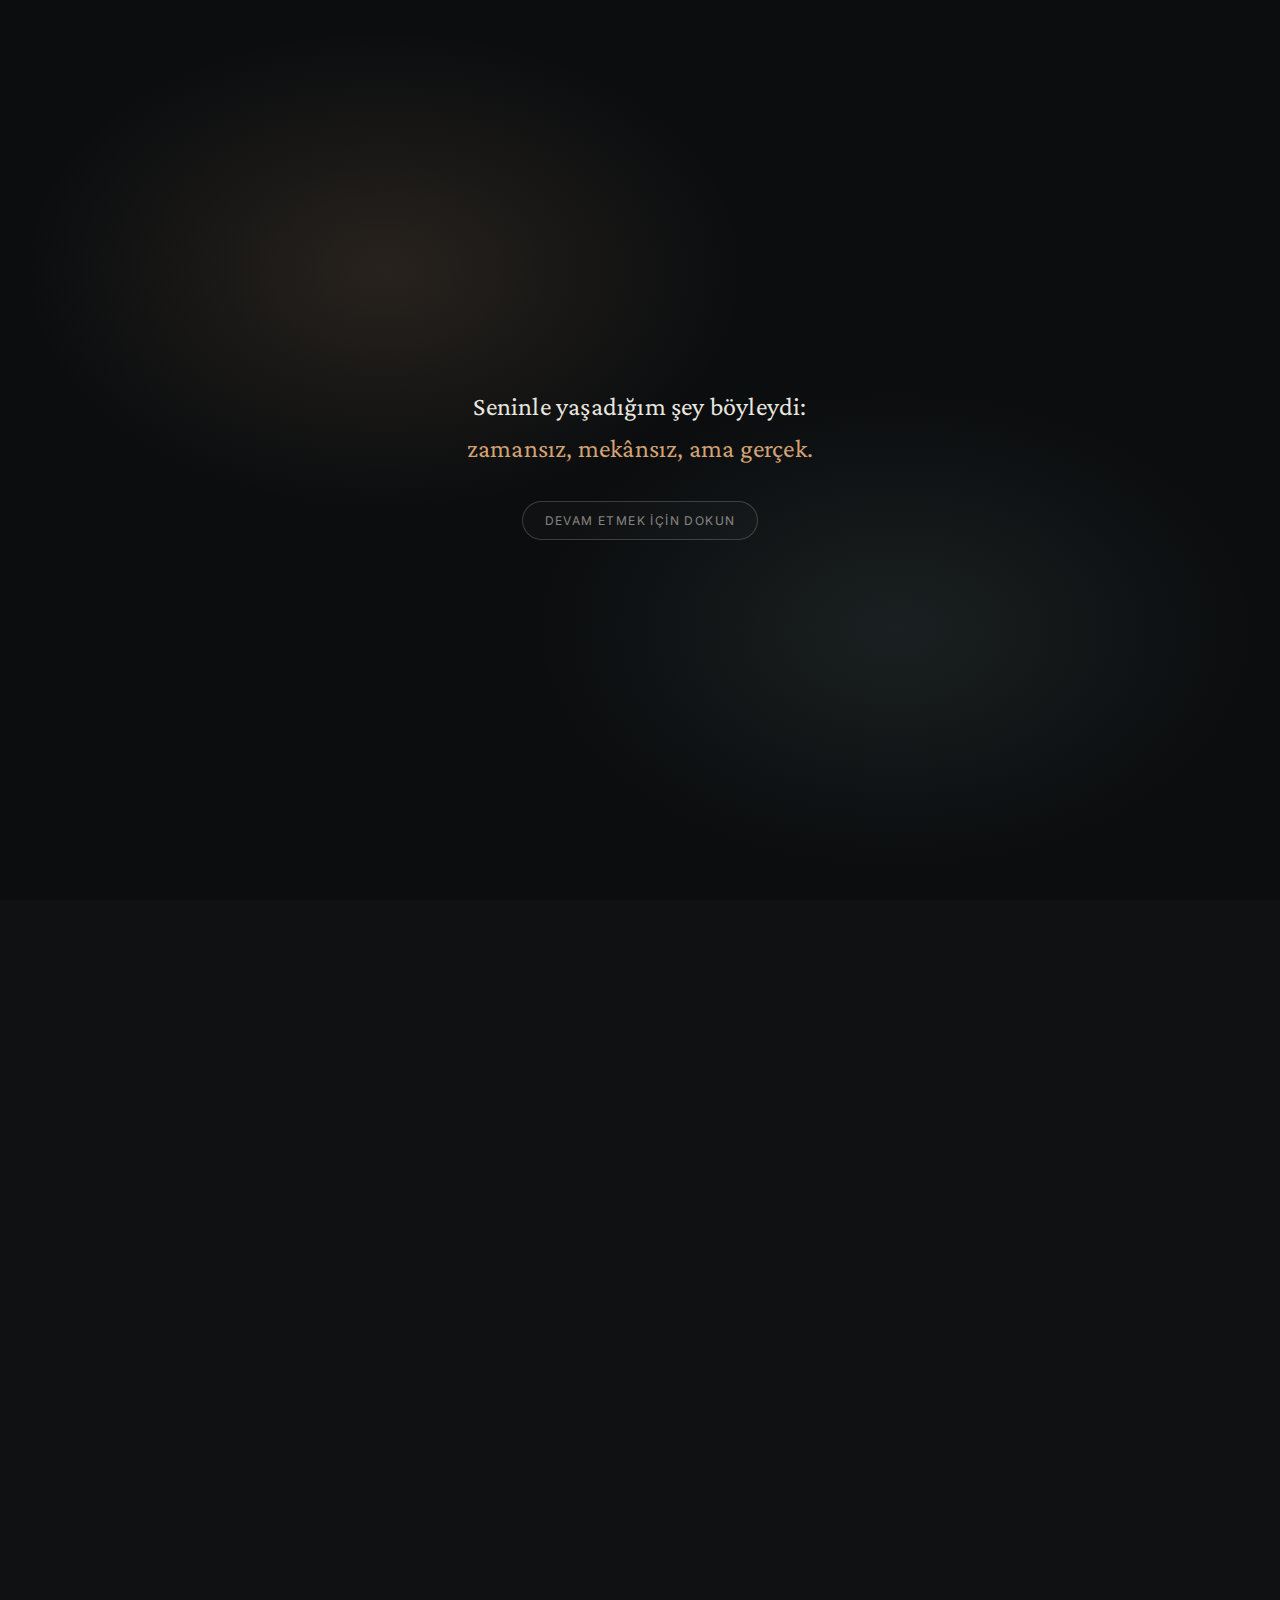
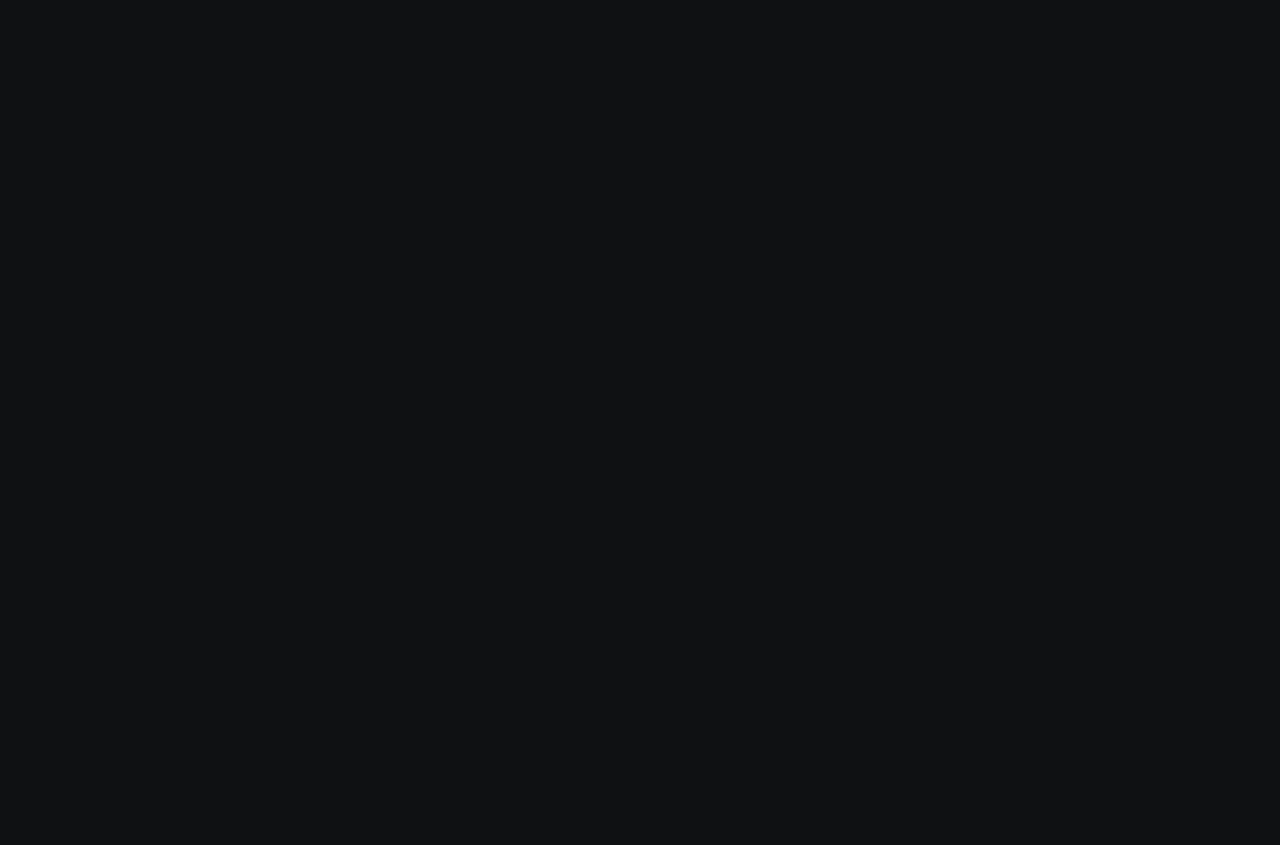
<file: index.html>
<!doctype html>
<html lang="tr">
<head>
  <meta name="theme-color" content="#0f1113">
<meta name="apple-mobile-web-app-status-bar-style" content="black-translucent">

<link rel="preload" href="./style.css" as="style">
<link rel="preload" href="./profile.jpg" as="image">
  <meta charset="utf-8" />
  <meta name="viewport" content="width=device-width,initial-scale=1" />
  <title>Berkay Alay — Yazar</title>
  <meta name="description" content="Berkay Alay. Sessizliğin etrafında yazılmış metinler." />
  <meta name="google-site-verification" content="_fpKI216drtk2Kzfbf6_jRQ_qz5sZr8cDLDdBzQObvE" />
  
  <link href="https://fonts.googleapis.com/css2?family=Mrs+Saint+Delafield&display=swap" rel="stylesheet">
  <link rel="icon" href="./profile.jpg" type="image/jpeg">
  <link rel="apple-touch-icon" href="./profile.jpg">

  <meta property="og:title" content="Berkay Alay — Yazar">
  <meta property="og:description" content="Sessizliğin etrafında yazılmış metinler.">
  <meta property="og:image" content="https://berkayalay53.github.io/profile.jpg">
  <meta property="og:url" content="https://berkayalay53.github.io/">
  <meta property="og:type" content="website">

  <link rel="preconnect" href="https://fonts.googleapis.com">
  <link rel="preconnect" href="https://fonts.gstatic.com" crossorigin>
  <link href="https://fonts.googleapis.com/css2?family=Crimson+Pro:wght@300;400;600&family=Inter:wght@300;400;600&display=swap" rel="stylesheet">
  <link rel="stylesheet" href="./style.css" />

</head>
<link rel="stylesheet" href="./style.css" />

  <style>
    /* GİRİŞTE SCROLL KİLİDİ */
    html, body {
      overflow: hidden;
      height: 100%;
    }
    
    /* Sayfa yüklendiğinde JS ile bu kilit açılacak */
    body.loaded {
      /* Buraya özel bir durum eklemenize gerek yok, 
         aşağıdaki JS kodu zaten overflow'u temizliyor. */
    }
  </style>

</head>
<body>
</head>
<body>

<div class="bg-silhouette"></div>
  <div class="cursor-dot" data-cursor-dot></div>
  <div class="cursor-outline" data-cursor-outline></div>
  <div class="grain" aria-hidden="true"></div>
  <div class="spotlight"></div>
  
  <div id="musicDisc" class="music-control" title="Müziği Durdur/Başlat"></div>
  
  <div id="introScreen">
    <div class="introInner">
      <p class="introText">
        Seninle yaşadığım şey böyleydi:<br>
        <span>zamansız, mekânsız, ama gerçek.</span>
      </p>

      <button id="introBtn" aria-label="Devam et">
        devam etmek için dokun
      </button>
    </div>
  </div>

  <header class="hero">
    <div class="hero__inner" style="grid-template-columns:1fr;">
      <div class="title authorProfile">

        <img
          src="./profile.jpg"
          alt="Berkay Alay"
          class="authorPhoto"
        >

       <h1><span class="name-trace" data-trace="L'art est long, la vie est courte">Berkay Alay</span></h1>

     <div class="social-row">

          <a class="igLink"
             href="https://www.instagram.com/berkayalay.53/"
             target="_blank"
             rel="noopener"
             aria-label="Instagram">
            <svg viewBox="0 0 24 24" width="20" height="20" fill="currentColor">
              <path d="M7.75 2h8.5C19.55 2 22 4.45 22 7.75v8.5C22 19.55 19.55 22 16.25 22h-8.5C4.45 22 2 19.55 2 16.25v-8.5C2 4.45 4.45 2 7.75 2zm0 1.5C5.28 3.5 3.5 5.28 3.5 7.75v8.5c0 2.47 1.78 4.25 4.25 4.25h8.5c2.47 0 4.25-1.78 4.25-4.25v-8.5c0-2.47-1.78-4.25-4.25-4.25h-8.5zM12 7a5 5 0 110 10 5 5 0 010-10zm0 1.5a3.5 3.5 0 100 7 3.5 3.5 0 000-7zm5.25-.88a.88.88 0 110 1.75.88.88 0 010-1.75z"/>
            </svg>
          </a>

          <button id="secret-trigger" class="igLink secret-btn" aria-label="İçini Dök" title="Sessizliğe bırak...">
            <svg viewBox="0 0 24 24" width="20" height="20" fill="none" stroke="currentColor" stroke-width="2" stroke-linecap="round" stroke-linejoin="round">
              <path d="M20.24 12.24a6 6 0 0 0-8.49-8.49L5 10.5V19h8.5z"></path>
              <line x1="16" y1="8" x2="2" y2="22"></line>
              <line x1="17.5" y1="15" x2="9" y2="15"></line>
            </svg>
          </button>

        </div>
        <p class="sub">
          Yazmak, anlatmak için değil.<br>
          Bazı şeyleri yerinde tutmak için.
        </p>

        </div>
    </div>
    <div class="scroll-indicator">
      <span></span>
      <span></span>
      <span></span>
    </div>
  </header>

  <main class="main">

    <section class="section">
      <div class="wrap">
        <blockquote class="quote">
          <p>
            Berkay Alay, yazıyı bir şeyleri anlatmak için değil, bazı şeyleri yerinde tutmak için yazar.
            Onun metinlerinde olaylar değil, olaylardan geriye kalan sessizlik konuşur.
            Alay’ın dünyasında karakterler genellikle bir yere varmaz; durur, bekler, hatırlar.
            Çünkü ona göre insanı şekillendiren şey yaşadıkları değil, yaşayamayıp içinde taşıdıklarıdır.
          </p>
          <p>
            Bu yüzden metinlerinde aşk bir sonuç değil, bir ihtimaldir; kayıp bir bitiş değil, kalıcı bir izdir.
            Yazar, okuru hızlı anlamlara çağırmaz; satır aralarında durmayı, satır aralarında nefes almayı ister.
            Çünkü bazı duygular açıklanmaz — ancak hissedildiğinde anlaşılır.
          </p>
          
          <div class="signature">Berkay Alay</div>
          
        </blockquote>
      </div>
    </section>

    <section class="section section--grid">
      <div class="wrap grid">

       <a class="quote special-card" href="https://berkayalay53.github.io/eniyialintilar.github.io/" target="_blank" style="position: relative;">
          <span style="position: absolute; top: 12px; right: 12px; font-size: 10px; background: #d4a373; color: #0f1113; padding: 2px 8px; border-radius: 4px; font-weight: 600; letter-spacing: 0.5px;">ÖZEL</span>
          <p>
            <strong>İzler</strong><br>
            <span style="font-size: 0.9em; opacity: 0.85; font-style: italic;">
              "Hikayelerden kopup gelen, tek başına yaşayan en iyi cümleler."
            </span>
          </p>
        </a>

        <a class="quote" href="https://berkayalay53.github.io/turuncusaclikiz.github.io/" target="_blank">
          <p><strong>Turuncu Saçlı Kız</strong><br>Bir bakışın yıllarca sürmesi.</p>
        </a>

        <a class="quote" href="https://berkayalay53.github.io/beyninsessizfirtinalari.github.io/" target="_blank">
          <p><strong>Beynin Sessiz Fırtınaları</strong><br>Düşüncenin içindeki gürültü.</p>
        </a>

        <a class="quote" href="https://berkayalay53.github.io/gecmistekisessizlik.github.io/" target="_blank">
          <p><strong>Geçmişteki Sessizlik</strong><br>Hatırlamanın ağır hali.</p>
        </a>

        <a class="quote" href="https://berkayalay53.github.io/kayipduyularatlasi.github.io/" target="_blank">
          <p><strong>Kayıp Duyular Atlası</strong><br>Yokluğun haritası.</p>
        </a>

        <a class="quote" href="https://berkayalay53.github.io/mazidekalan.github.io/" target="_blank">
          <p><strong>Mazide Kalan</strong><br>Geri dönülmeyen zamanlar.</p>
        </a>

        <a class="quote" href="https://berkayalay53.github.io/kaybolansesindefteri.github.io/" target="_blank">
          <p><strong>Kaybolan Sesin Defteri</strong><br>Yazıyla konuşan sessizlik.</p>
        </a>

        <a class="quote" href="https://berkayalay53.github.io/birdefterinicindekalanlar.github.io/" target="_blank">
          <p><strong>Bir Defterin İçinde Kalanlar</strong><br>Yazılmaktan vazgeçilen anlar.</p>
        </a>

        <a class="quote" href="https://berkayalay53.github.io/serininatlasi.github.io/" target="_blank" style="opacity: 0.8;">
          <p>
            <strong>Serinin Atlası</strong> 
            <span style="font-size: 14px; opacity: 0.7;">(Playlist)</span>
            <br>
            Tüm bu hikâyelerin sesi.
          </p>
        </a>

      </div>
    </section>

    <section class="fate-section">
      <div class="wrap">
        <div class="fate-box">
          <h2 class="fate-header">Kaderin Bir Cümlesi</h2>
          <p class="fate-sub">Hangi satırın sana ait olduğunu henüz bilmiyorsun.</p>
          
          <button id="fate-btn" class="btn-fate">Bana Bir His Ver</button>

          <div id="fate-result" class="fate-result">
            <p id="quote-text">...</p>
            <span id="book-name"></span>
        
          <div class="share-actions">
            <a id="share-x" href="#" target="_blank" class="share-btn" aria-label="X'te Paylaş" title="X'te Paylaş">
              <svg viewBox="0 0 24 24" width="18" height="18" fill="currentColor"><path d="M18.244 2.25h3.308l-7.227 8.26 8.502 11.24H16.17l-5.214-6.817L4.99 21.75H1.68l7.73-8.835L1.254 2.25H8.08l4.713 6.231zm-1.161 17.52h1.833L7.084 4.126H5.117z"></path></svg>
            </a>

            <a id="share-wa" href="#" target="_blank" class="share-btn" aria-label="WhatsApp'ta Paylaş" title="WhatsApp'ta Paylaş">
              <svg viewBox="0 0 24 24" width="18" height="18" fill="currentColor"><path d="M17.472 14.382c-.297-.149-1.758-.867-2.03-.967-.273-.099-.471-.148-.67.15-.197.297-.767.966-.94 1.164-.173.199-.347.223-.644.075-.297-.15-1.255-.463-2.39-1.475-.883-.788-1.48-1.761-1.653-2.059-.173-.297-.018-.458.13-.606.134-.133.298-.347.446-.52.149-.174.198-.298.298-.497.099-.198.05-.371-.025-.52-.075-.149-.669-1.612-.916-2.207-.242-.579-.487-.5-.669-.51-.173-.008-.371-.01-.57-.01-.198 0-.52.074-.792.372-.272.297-1.04 1.016-1.04 2.479 0 1.462 1.065 2.875 1.213 3.074.149.198 2.096 3.2 5.077 4.487.709.306 1.262.489 1.694.625.712.227 1.36.195 1.871.118.571-.085 1.758-.719 2.006-1.413.248-.694.248-1.289.173-1.413-.074-.124-.272-.198-.57-.347m-5.421 7.403h-.004a9.87 9.87 0 01-5.031-1.378l-.361-.214-3.741.982.998-3.648-.235-.374a9.86 9.86 0 01-1.51-5.26c.001-5.45 4.436-9.884 9.888-9.884 2.64 0 5.122 1.03 6.988 2.898a9.825 9.825 0 012.893 6.994c-.003 5.45-4.437 9.884-9.885 9.884m8.413-18.297A11.815 11.815 0 0012.05 0C5.495 0 .16 5.335.157 11.892c0 2.096.547 4.142 1.588 5.945L.057 24l6.305-1.654a11.882 11.882 0 005.683 1.448h.005c6.554 0 11.89-5.335 11.893-11.893a11.821 11.821 0 00-3.48-8.413Z"/></svg>
            </a>

            <button id="share-copy" class="share-btn" aria-label="Metni Kopyala" title="Metni Kopyala">
              <svg viewBox="0 0 24 24" width="18" height="18" fill="currentColor"><path d="M16 1H4c-1.1 0-2 .9-2 2v14h2V3h12V1zm3 4H8c-1.1 0-2 .9-2 2v14c0 1.1.9 2 2 2h11c1.1 0 2-.9 2-2V7c0-1.1-.9-2-2-2zm0 16H8V7h11v14z"/></svg>
            </button>
            
             <span id="copy-msg" class="copy-feedback">Kopyalandı</span>
          </div>
          </div>
        </div>
      </div>
    </section>

<footer class="section section--footer">
  <div class="wrap footer">
    
    <div class="nav-row main-nav">
      <a href="./kutuphane.html" class="btn-ghost">Tüm Külliyat</a>
      <a href="./karakterler.html" class="btn-ghost">Sessizliğin Yüzleri</a>
    </div>

    <div class="exhibit-wrapper">
      <div class="divider"><span>Sessiz Tanıklıklar</span></div>
      <div class="nav-row atlas-nav">
        <a href="./sergi.html" class="btn-ghost atlas-btn">İzler Atlası</a>
        <a href="./dehliz.html" class="btn-ghost atlas-btn">Dehliz Atlası</a>
      </div>
    </div>

    <p class="sig__meta">© 2026 Berkay Alay — <span style="opacity: 0.5;">Kelimelerin Sığınağı.</span></p>
  </div>
</footer>

  </main>
<div id="secret-modal" class="secret-modal">
    <div class="secret-content">
      <span class="close-secret">&times;</span>
      <h2 class="secret-title">Sessizliğe Bırak</h2>
      <p class="secret-desc">Buraya yazılanlar asla kaydedilmez. Sadece sen, ben ve boşluk arasında kalır. Yaz ve yükünü bırak.</p>
      
      <textarea id="secret-text" placeholder="İçinden ne geliyorsa..."></textarea>
      
      <button id="burn-btn">Yak ve Gönder</button>
    </div>
    <div id="smoke-msg" class="smoke-msg">Sessizliğe karıştı...</div>
  </div>
  <audio id="bgMusic" loop>
    <source src="./muzik.mp3" type="audio/mpeg">
  </audio>

  <script>
    // === 1. SAYFA YÜKLENİNCE FADE-IN EFEKTİ ===
    window.addEventListener('load', () => {
      document.body.classList.add('loaded');
    });

    // === MELANKOLİK SEKME BAŞLIĞI ===
    let docTitle = document.title;
    window.addEventListener("blur", () => {
      document.title = "Sessizlik..."; /* Başka sekmeye geçince yazar */
    });
    window.addEventListener("focus", () => {
      document.title = docTitle; /* Geri dönünce düzelir */
    });

    const intro = document.getElementById('introScreen');
    const btn = document.getElementById('introBtn');
    const music = document.getElementById('bgMusic');
    const disc = document.getElementById('musicDisc');

    // Sayfa açıldığında kaydırmayı kilitle
    document.body.style.overflow = 'hidden';

    // Müzik Durumu Fonksiyonu
    function toggleMusic() {
      if (music.paused) {
        music.play();
        disc.classList.add('playing'); // Dönmeye başla
      } else {
        music.pause();
        disc.classList.remove('playing'); // Dur
      }
    }

    // Giriş butonuna basınca
    btn.addEventListener('click', () => {
      // Müziği ve Plağı başlat
      music.play().then(() => {
        disc.classList.add('playing');
      }).catch(e => console.log("Otomatik oynatma engellendi", e));
      
      music.volume = 0.4; 

      // Perde Kapansın
      intro.classList.add('hide');

    setTimeout(() => {
        intro.remove();
        
        // --- KİLİDİ AÇAN KODLAR (TAM BURAYA EKLE) ---
        document.body.style.overflow = 'auto'; 
        document.documentElement.style.overflow = 'auto';
        document.body.style.height = 'auto';
        document.documentElement.style.height = 'auto';
        // ------------------------------------------
      }, 900);
    });
// ... (Üstteki kodlar aynen kalacak) ...

    // === SESSİZLİK SENSÖRÜ (EKLENECEK KOD) ===
    // Kullanıcı başka sekmeye geçerse veya uygulamayı alta alırsa müzik dursun.
    document.addEventListener("visibilitychange", () => {
      if (document.hidden) {
        // Sayfa gizlendiğinde (Başka sekmeye/uygulamaya geçildi)
        music.pause();
        disc.classList.remove('playing'); // Plağı durdur
        document.title = "Sessizlik...";  // Sekme adını değiştir
      } else {
        // Sayfaya geri dönüldüğünde
        // İstersen otomatik başlatabilirsin ama sessiz kalması daha asildir.
        // Kullanıcı isterse kendi başlatır.
        document.title = "Berkay Alay — Yazar"; // Başlığı düzelt
      }
    });

    // ... (Kaderin cümlesi vb. kodlar devam edebilir) ...
    // Plağa tıklayınca müziği aç/kapat
    disc.addEventListener('click', toggleMusic);

    // FENER EFEKTİ
    const spotlight = document.querySelector('.spotlight');
    document.addEventListener('mousemove', (e) => {
      spotlight.style.setProperty('--x', e.clientX + 'px');
      spotlight.style.setProperty('--y', e.clientY + 'px');
    });
    // === HAYALET İMLEÇ TAKİBİ ===
    const cursorDot = document.querySelector('[data-cursor-dot]');
    const cursorOutline = document.querySelector('[data-cursor-outline]');

    window.addEventListener("mousemove", function (e) {
      const posX = e.clientX;
      const posY = e.clientY;

      // Nokta anında gitsin
      cursorDot.style.left = `${posX}px`;
      cursorDot.style.top = `${posY}px`;

      // Halka biraz geriden ve yumuşak gelsin
      cursorOutline.animate({
        left: `${posX}px`,
        top: `${posY}px`
      }, { duration: 500, fill: "forwards" });
    });
    
  // === KADERİN CÜMLESİ MEKANİZMASI (AKILLI SEÇİM) ===
    
   const quotes = [
      { 
        text: "Sana hiç dokunmadan, seni hiç durdurmadan... sadece uzaktan bir şarkı gibi sevdim seni.", 
        book: "Turuncu Saçlı Kız",
        url: "https://berkayalay53.github.io/turuncusaclikiz.github.io/"
      },
      { 
        text: "Eğer bir gün yine yalnız yazarsam... seni değil, seni bekleyen hâlimi özlerim.", 
        book: "Geçmişteki Sessizlik",
        url: "https://berkayalay53.github.io/gecmistekisessizlik.github.io/"
      },
      { 
        text: " Bazı insanlar hayatımıza dokunmaz... sadece gözlerimizin içine bakıp kim olduğumuzu hatırlatırlar.", 
        book: "Geçmişteki Sessizlik",
        url: "https://berkayalay53.github.io/gecmistekisessizlik.github.io/"
      },
      { 
        text: "Geriye dönsem de seni değil, sadece kendi yokluğumu bulacağımı biliyorum.", 
        book: "Mazide Kalan",
        url: "https://berkayalay53.github.io/mazidekalan.github.io/"
      },
      { 
        text: "Bazı insanlar, konuşmadan anlatanlardandır... Ve biz şimdi, onları sustukları yerden duyabilenlerdeniz.", 
        book: "Bir Defterin İçinde Kalanlar",
        url: "https://berkayalay53.github.io/birdefterinicindekalanlar.github.io/"
      },
      { 
        text: "İnsan bazı şeyleri söylemese de gözleri konuşur... Göz göze gelmek cesarettir; gözünü kaçırmamaksa, vedadır.", 
        book: "Beynin Sessiz Fırtınaları",
        url: "https://berkayalay53.github.io/beyninsessizfirtinalari.github.io/"
      },
      { 
        text: "Bazı insanlar konuşmaz. Ama gözleriyle bir ömürlük cümle kurarlar.", 
        book: "Beynin Sessiz Fırtınaları",
        url: "https://berkayalay53.github.io/beyninsessizfirtinalari.github.io/"
      },
      { 
        text: "Bazı özlemler... geçmişten değil, hiç yaşanmamış ihtimallerden doğar.", 
        book: "Beynin Sessiz Fırtınaları",
        url: "https://berkayalay53.github.io/beyninsessizfirtinalari.github.io/"
      },
      { 
        text: "İnsan bazen görünmek istemez. Ama fark edilmek ister... Ben, fark edilmekle görünmemek arasında asılı kalmış bir kelimeydim.", 
        book: "Beynin Sessiz Fırtınaları",
        url: "https://berkayalay53.github.io/beyninsessizfirtinalari.github.io/"
      },
      { 
        text: "İnsan bazen geçmişini anlatırken... olanı değil, olmasını istediğini hatırlar.", 
        book: "Beynin Sessiz Fırtınaları",
        url: "https://berkayalay53.github.io/beyninsessizfirtinalari.github.io/"
      },
      { 
        text: "İnsan, hayal ettiğini severmiş; gerçeği ise sadece tolere edermiş.", 
        book: "Kayıp Duyular Atlası",
        url: "https://berkayalay53.github.io/kayipduyularatlasi.github.io/"
      },
      { 
        text: "Konuşmazsak kalır sanıyoruz. Oysa en çok susarak kaybediyoruz her şeyi.", 
        book: "Turuncu Saçlı Kız",
        url: "https://berkayalay53.github.io/turuncusaclikiz.github.io/"
      },
      { 
        text: "Ama bu yüz… sanki bilmediğim bir geçmişin, henüz yaşanmamış bir geleceğin resmiydi.", 
        book: "Kaybolan Sesin Defteri",
        url: "https://berkayalay53.github.io/kaybolansesindefteri.github.io/"
      },
      { 
        text: "Fark etmemenin içinde öylesine bir adalet vardı ki... buna bile razı oldum.", 
        book: "Turuncu Saçlı Kız",
        url: "https://berkayalay53.github.io/turuncusaclikiz.github.io/"
      },
      { 
        text: "Bazı eller, bir daha dokunulmamak üzere geçer buradan; ama bıraktıkları tenle değil, zamanla silinir.", 
        book: "Kaybolan Sesin Defteri",
        url: "https://berkayalay53.github.io/kaybolansesindefteri.github.io/"
      },
      { 
        text: "Bu defter sessiz değil, sağır edici bir gürültüyle dolu.", 
        book: "Kaybolan Sesin Defteri",
        url: "https://berkayalay53.github.io/kaybolansesindefteri.github.io/"
      },
      { 
        text: "Biliyor musun, ben seni hiç ‘sahiplenmedim’. Çünkü sahip olduklarımı hep kaybettim.", 
        book: "Geçmişteki Sessizlik",
        url: "https://berkayalay53.github.io/gecmistekisessizlik.github.io/"
      },
      { 
        text: "Bazı insanlar, hayata bir cümle gibi girer. Sonra virgül olur. Sonra üç nokta... Ve sonra, sessizlik.", 
        book: "Turuncu Saçlı Kız",
        url: "https://berkayalay53.github.io/turuncusaclikiz.github.io/"
      },
      { 
        text: "Bazı hayatlar yazılmaz... Ama susarsa da, içinden geçeni fısıldar. Bazı insanlar, konuşmadan anlatanlardandır...", 
        book: "Bir Defterin İçinde Kalanlar",
        url: "https://berkayalay53.github.io/birdefterinicindekalanlar.github.io/"
      }
    ];
    // ... const quotes = [...] bittikten sonra ...

    const fateBtn = document.getElementById('fate-btn');
    const fateResult = document.getElementById('fate-result');
    const quoteText = document.getElementById('quote-text');
    const bookName = document.getElementById('book-name');
    
    // YENİ: Paylaşım elemanlarını seç
    const shareX = document.getElementById('share-x');
    const shareWa = document.getElementById('share-wa');
    const shareCopy = document.getElementById('share-copy');
    const copyMsg = document.getElementById('copy-msg');

   let availableIndices = []; // Henüz gösterilmemiş cümlelerin indexleri
let lastIndex = -1;        // En son gösterilen (liste sıfırlandığında üst üste gelmemesi için)

    fateBtn.addEventListener('click', () => {
  // Görsel hazırlık
  fateBtn.textContent = "Hissediliyor..."; 
  fateBtn.style.pointerEvents = "none";
  fateResult.classList.remove('show');

  // --- YENİ MANTIK BAŞLANGICI ---
  // Eğer havuz boşsa veya tüm cümleler bittiyse havuzu yeniden doldur
  if (availableIndices.length === 0) {
    availableIndices = quotes.map((_, index) => index);
    
    // Listenin son elemanı ile yeni listenin ilk elemanı aynı olmasın diye karıştırırken kontrol et
    if (lastIndex !== -1) {
      availableIndices = availableIndices.filter(i => i !== lastIndex);
      // Havuzu karıştır (Shuffling)
      availableIndices.sort(() => Math.random() - 0.5);
      // Filtrelediğimiz elemanı en sona ekle (bir sonraki döngüde gelebilsin)
      availableIndices.push(lastIndex);
    } else {
      availableIndices.sort(() => Math.random() - 0.5);
    }
  }

  // Havuzdan bir index çek ve listeden çıkar
  const randomIndex = availableIndices.shift();
  lastIndex = randomIndex;
  const selectedQuote = quotes[randomIndex];
  // --- YENİ MANTIK BİTİŞİ ---

  setTimeout(() => {
    quoteText.textContent = `“${selectedQuote.text}”`;
    bookName.innerHTML = `<a href="${selectedQuote.url}" target="_blank" class="book-link">${selectedQuote.book} &rarr;</a>`;
    
    // Paylaşım linklerini güncelleme kısmı (mevcut kodun aynısı)
    const fullText = `"${selectedQuote.text}" — ${selectedQuote.book}\n\nBerkay Alay`;
    const encodedText = encodeURIComponent(fullText);
    shareX.href = `https://twitter.com/intent/tweet?text=${encodedText}&url=https://berkayalay53.github.io`;
    shareWa.href = `https://wa.me/?text=${encodedText} https://berkayalay53.github.io`;
    
    shareCopy.onclick = () => {
      navigator.clipboard.writeText(fullText + " https://berkayalay53.github.io");
      copyMsg.classList.add('visible');
      setTimeout(() => copyMsg.classList.remove('visible'), 2000);
    };

    fateResult.classList.add('show');
    fateBtn.textContent = "Başka Bir His Ver";
    fateBtn.style.pointerEvents = "auto";
  }, 600);
});
    // === GİZLİ BÖLME (HAYALET MEKTUP) MEKANİZMASI ===
    const secretTrigger = document.getElementById('secret-trigger');
    const secretModal = document.getElementById('secret-modal');
    const closeSecret = document.querySelector('.close-secret');
    const burnBtn = document.getElementById('burn-btn');
    const secretContent = document.querySelector('.secret-content');
    const smokeMsg = document.getElementById('smoke-msg');
    const secretText = document.getElementById('secret-text');

    // Pencereyi Aç
    secretTrigger.addEventListener('click', () => {
      secretModal.classList.add('active');
      // Eski animasyonları temizle
      secretContent.classList.remove('burning');
      smokeMsg.classList.remove('show');
      secretText.value = ""; // İçeriği temizle
      
      // Hafif bir gecikmeyle odaklan (mobil klavye için)
      setTimeout(() => secretText.focus(), 100);
    });

    // Pencereyi Kapat (Çarpı ile)
    closeSecret.addEventListener('click', () => {
      secretModal.classList.remove('active');
    });
    
    // Pencereyi Kapat (Arka plana tıklayarak)
    secretModal.addEventListener('click', (e) => {
      if (e.target === secretModal) {
        secretModal.classList.remove('active');
      }
    });

    // YAK VE GÖNDER EFEKTİ
    burnBtn.addEventListener('click', () => {
      if(secretText.value.trim() === "") return; // Boşsa işlem yapma

      // 1. Kağıdı yak (Yok olma efekti)
      secretContent.classList.add('burning');

      // 2. "Sessizliğe karıştı..." mesajını göster
      setTimeout(() => {
        smokeMsg.classList.add('show');
      }, 400);

      // 3. Odayı kapat ve temizle
      setTimeout(() => {
        secretModal.classList.remove('active');
        
        // Sınıfları temizle ki tekrar açılabilsin
        setTimeout(() => {
           secretContent.classList.remove('burning');
           smokeMsg.classList.remove('show');
        }, 500);
      }, 2800); // 2.8 saniye sonra kapanır
    });
    // === GİZLİ KONSOL MESAJI ===
    console.log(
      "%c Buralarda ne arıyorsun?",
      "color: #d4a373; font-family: serif; font-size: 20px; font-weight: bold;"
    );
    console.log(
      "%c Kodların arasında hikaye aranmaz.\nHikaye, satır aralarındaki boşluktadır.",
      "color: #bcb6aa; font-family: sans-serif; font-size: 14px; font-style: italic;"
    );
    // ... mevcut console.log kodlarının altı ...

   // === İZEL PARAMETRESİ (EASTER EGG) ===
    let izelCount = 0;
    const targetBtn = document.getElementById('fate-btn');

    if (targetBtn) {
      targetBtn.addEventListener('click', () => {
        izelCount++;
        if (izelCount === 5) {
          document.body.classList.add('izel-mode');
          setTimeout(() => {
            document.body.classList.remove('izel-mode');
            izelCount = 0;
          }, 10000);
          console.log("%c Turuncu saçları rüzgarda savruldu...", "color: #ff7b00; font-style: italic;");
        }
      });
    }
  </script>
<script>
  // === SAYFA YÜKLENME YÖNETİCİSİ ===
  
  // 1. Tarayıcı önbelleğinden (Geri butonuyla) geliniyorsa sayfayı yenileme sorunu olmasın
  window.addEventListener("pageshow", function(event) {
    if (event.persisted) {
      document.body.classList.add('loaded');
      document.body.style.opacity = "1";
    }
  });

  // 2. Her şey yüklendiğinde (Resimler, CSS) perdeyi aç
  window.addEventListener('load', () => {
    document.body.classList.add('loaded'); // CSS'teki .loaded opacity:1 yapar
    // Eğer toz efekti varsa başlat (Yoksa hata vermez, geçer)
    if (typeof createDust === "function") createDust(); 
  });
  
  // 3. Güvenlik Sübabı: Eğer 3 saniye içinde yüklenmezse zorla aç (Karanlıkta kalmasınlar)
  setTimeout(() => {
    document.body.classList.add('loaded');
  }, 3000);
</script>
</body>
</html>
</file>
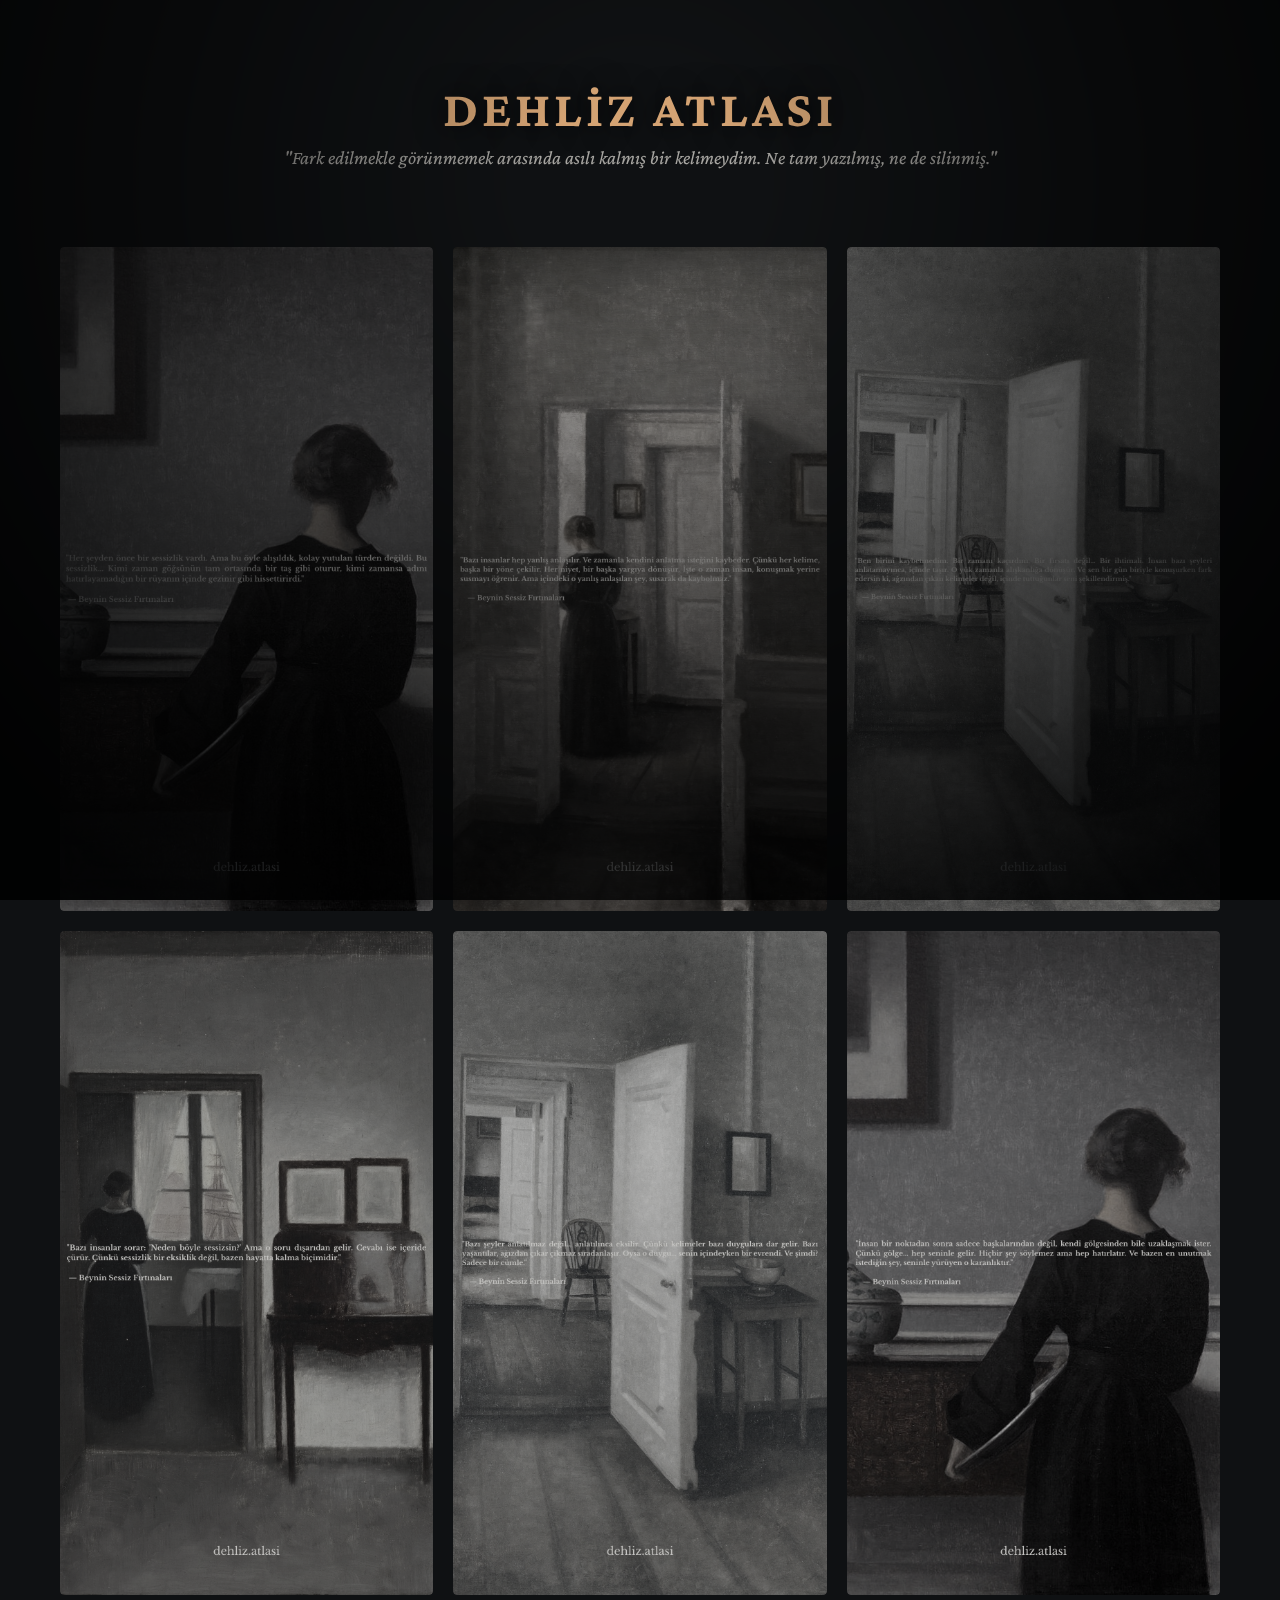
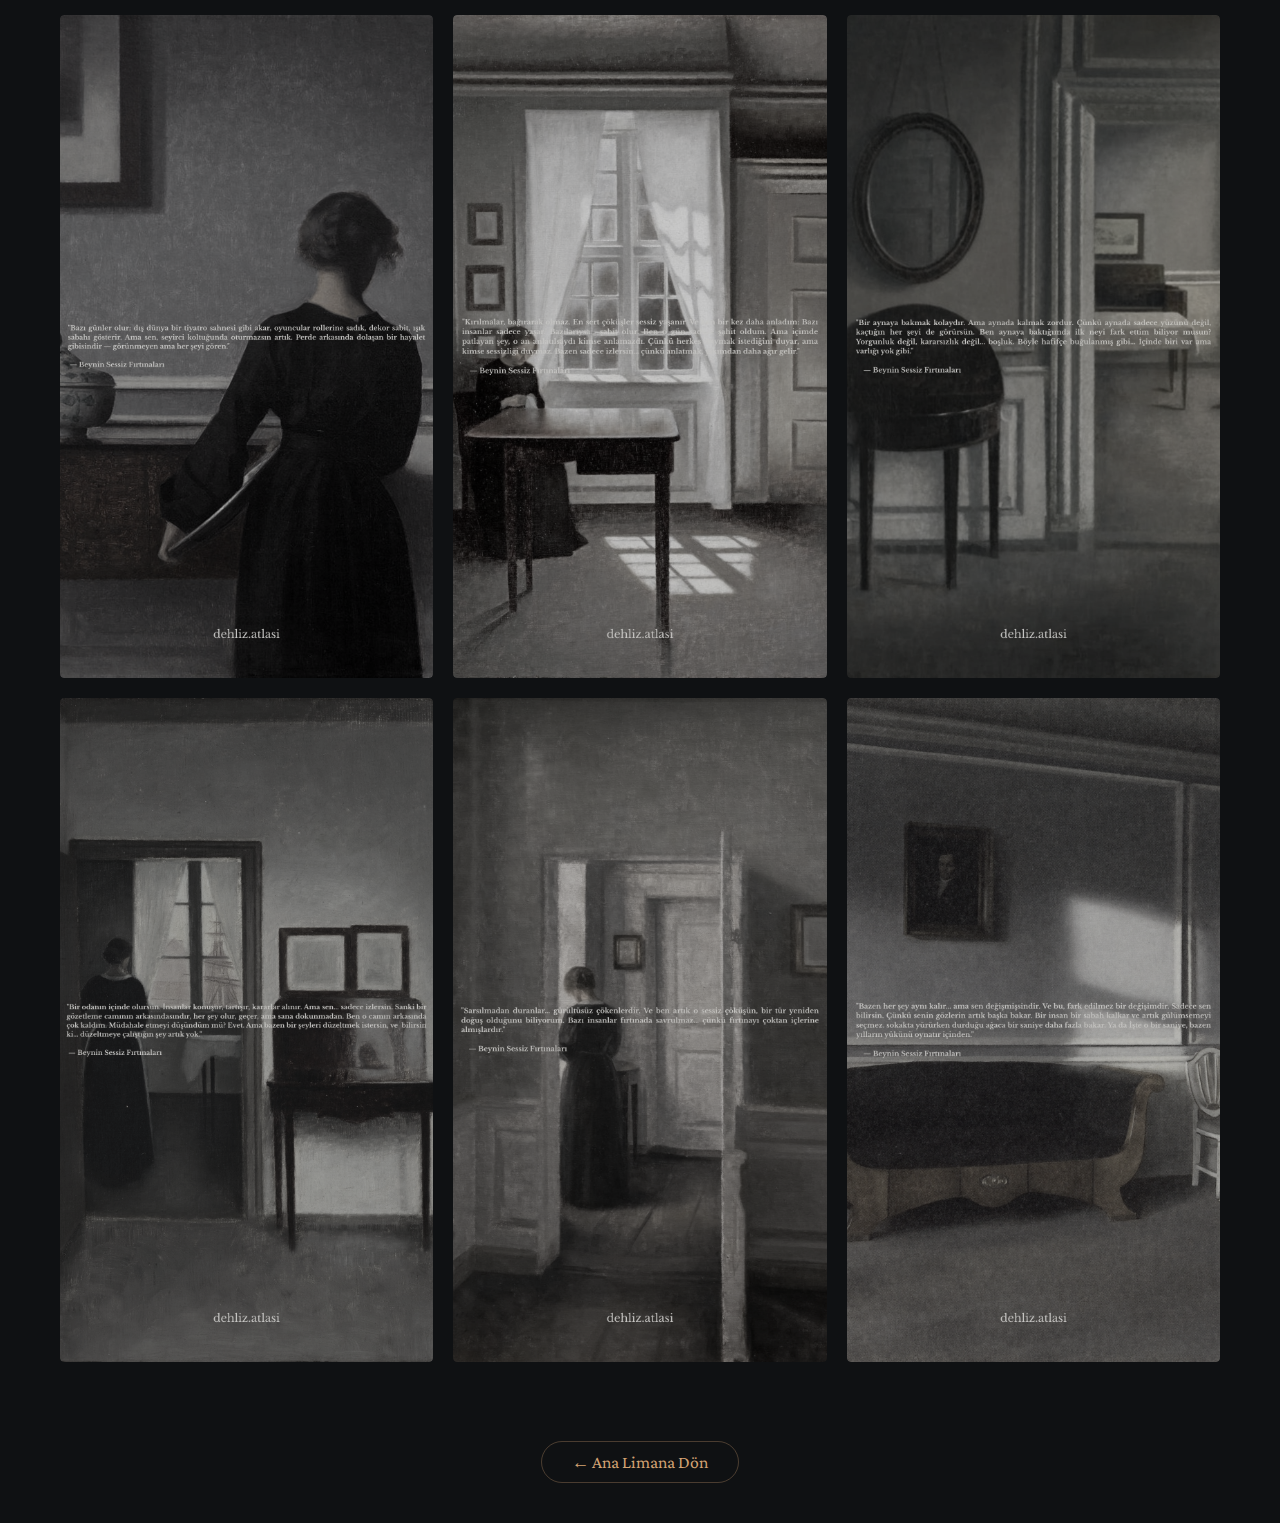
<file: dehliz.html>
<!DOCTYPE html>
<html lang="tr">
<head>
  <meta charset="UTF-8">
  <meta name="viewport" content="width=device-width, initial-scale=1.0">
  <title>Dehliz Atlası — Görsel Hafıza</title>
  
  <meta name="theme-color" content="#0f1113">
  <link rel="icon" href="./profile.jpg" type="image/jpeg">

  <link href="https://fonts.googleapis.com/css2?family=Crimson+Pro:ital,wght@0,300;0,600;1,400&family=Inter:wght@300;400&display=swap" rel="stylesheet">
  
  <link rel="stylesheet" href="./style_dehliz.css">
</head>
<body>

  <div class="museum-light"></div>

  <header class="exhibit-header">
    <h1 class="title">Dehliz Atlası</h1>
    <p class="subtitle">"Fark edilmekle görünmemek arasında asılı kalmış bir kelimeydim. Ne tam yazılmış, ne de silinmiş."</p>
  </header>

  <div class="gallery-wall">
    
    <div class="frame">
      <a href="https://www.instagram.com/reel/DTd1oArCJ__/?utm_source=ig_web_copy_link&igsh=MzRlODBiNWFlZA==" target="_blank" class="art-link">
        <img src="./dehliz1.jpg" alt="Dehliz Atlası 1">
        <div class="caption">GÖRMEK İÇİN DOKUN</div>
      </a>
    </div>

    <div class="frame">
      <a href="https://www.instagram.com/reel/DTfSFqhiKWT/?utm_source=ig_web_copy_link&igsh=MzRlODBiNWFlZA==" target="_blank" class="art-link">
        <img src="./dehliz2.jpg" alt="Dehliz Atlası 2">
        <div class="caption">GÖRMEK İÇİN DOKUN</div>
      </a>
    </div>

    <div class="frame">
      <a href="https://www.instagram.com/reel/DTixitPjkUL/?utm_source=ig_web_copy_link&igsh=MzRlODBiNWFlZA=="_blank" class="art-link">
        <img src="./dehliz3.jpg" alt="Dehliz Atlası 3">
        <div class="caption">GÖRMEK İÇİN DOKUN</div>
      </a>
    </div>

    <div class="frame">
      <a href="https://www.instagram.com/reel/DN3wPESWqL1/?utm_source=ig_web_copy_link&igsh=MzRlODBiNWFlZA==" target="_blank" class="art-link">
        <img src="./dehliz4.jpg" alt="Dehliz Atlası 4">
        <div class="caption">GÖRMEK İÇİN DOKUN</div>
      </a>
    </div>

    <div class="frame">
      <a href="https://www.instagram.com/reel/DTtcml5CNnx/?utm_source=ig_web_copy_link&igsh=MzRlODBiNWFlZA==" target="_blank" class="art-link">
        <img src="./dehliz5.jpg" alt="Dehliz Atlası 5">
        <div class="caption">GÖRMEK İÇİN DOKUN</div>
      </a>
    </div>

    <div class="frame">
      <a href="https://www.instagram.com/reel/DTv-K0UCKli/?utm_source=ig_web_copy_link&igsh=MzRlODBiNWFlZA==" target="_blank" class="art-link">
        <img src="./dehliz6.jpg" alt="Dehliz Atlası 6">
        <div class="caption">GÖRMEK İÇİN DOKUN</div>
      </a>
    </div>

    <div class="frame">
      <a href="https://www.instagram.com/reel/DT0_V2DiJNN/?utm_source=ig_web_copy_link&igsh=MzRlODBiNWFlZA==" target="_blank" class="art-link">
        <img src="./dehliz7.jpg" alt="Dehliz Atlası 7">
        <div class="caption">GÖRMEK İÇİN DOKUN</div>
      </a>
    </div>

    <div class="frame">
      <a href="https://www.instagram.com/reel/DT3n0UjCAi6/?utm_source=ig_web_copy_link&igsh=MzRlODBiNWFlZA==" target="_blank" class="art-link">
        <img src="./dehliz8.jpg" alt="Dehliz Atlası 8">
        <div class="caption">GÖRMEK İÇİN DOKUN</div>
      </a>
    </div>

    <div class="frame">
      <a href="https://www.instagram.com/reel/DUAJRijCNA7/?utm_source=ig_web_copy_link&igsh=MzRlODBiNWFlZA==" target="_blank" class="art-link">
        <img src="./dehliz9.jpg" alt="Dehliz Atlası 9">
        <div class="caption">GÖRMEK İÇİN DOKUN</div>
      </a>
    </div>

    <div class="frame">
      <a href="https://www.instagram.com/reel/DUT3IM3jhbv/?utm_source=ig_web_copy_link&igsh=MzRlODBiNWFlZA==" target="_blank" class="art-link">
        <img src="./dehliz10.jpg" alt="Dehliz Atlası 10">
        <div class="caption">GÖRMEK İÇİN DOKUN</div>
      </a>
    </div>

    <div class="frame">
      <a href="https://www.instagram.com/reel/DUX74SSCEbd/?utm_source=ig_web_copy_link&igsh=MzRlODBiNWFlZA==" target="_blank" class="art-link">
        <img src="./dehliz11.jpg" alt="Dehliz Atlası 11">
        <div class="caption">GÖRMEK İÇİN DOKUN</div>
      </a>
    </div>

    <div class="frame">
      <a href="https://www.instagram.com/reel/DUbhql3jqsn/?utm_source=ig_web_copy_link&igsh=MzRlODBiNWFlZA==" target="_blank" class="art-link">
        <img src="./dehliz12.jpg" alt="Dehliz Atlası 12">
        <div class="caption">GÖRMEK İÇİN DOKUN</div>
      </a>
    </div>

  </div>

  <div class="footer-nav">
    <a href="./index.html" class="back-btn">← Ana Limana Dön</a>
  </div>

</body>
</html>
</file>
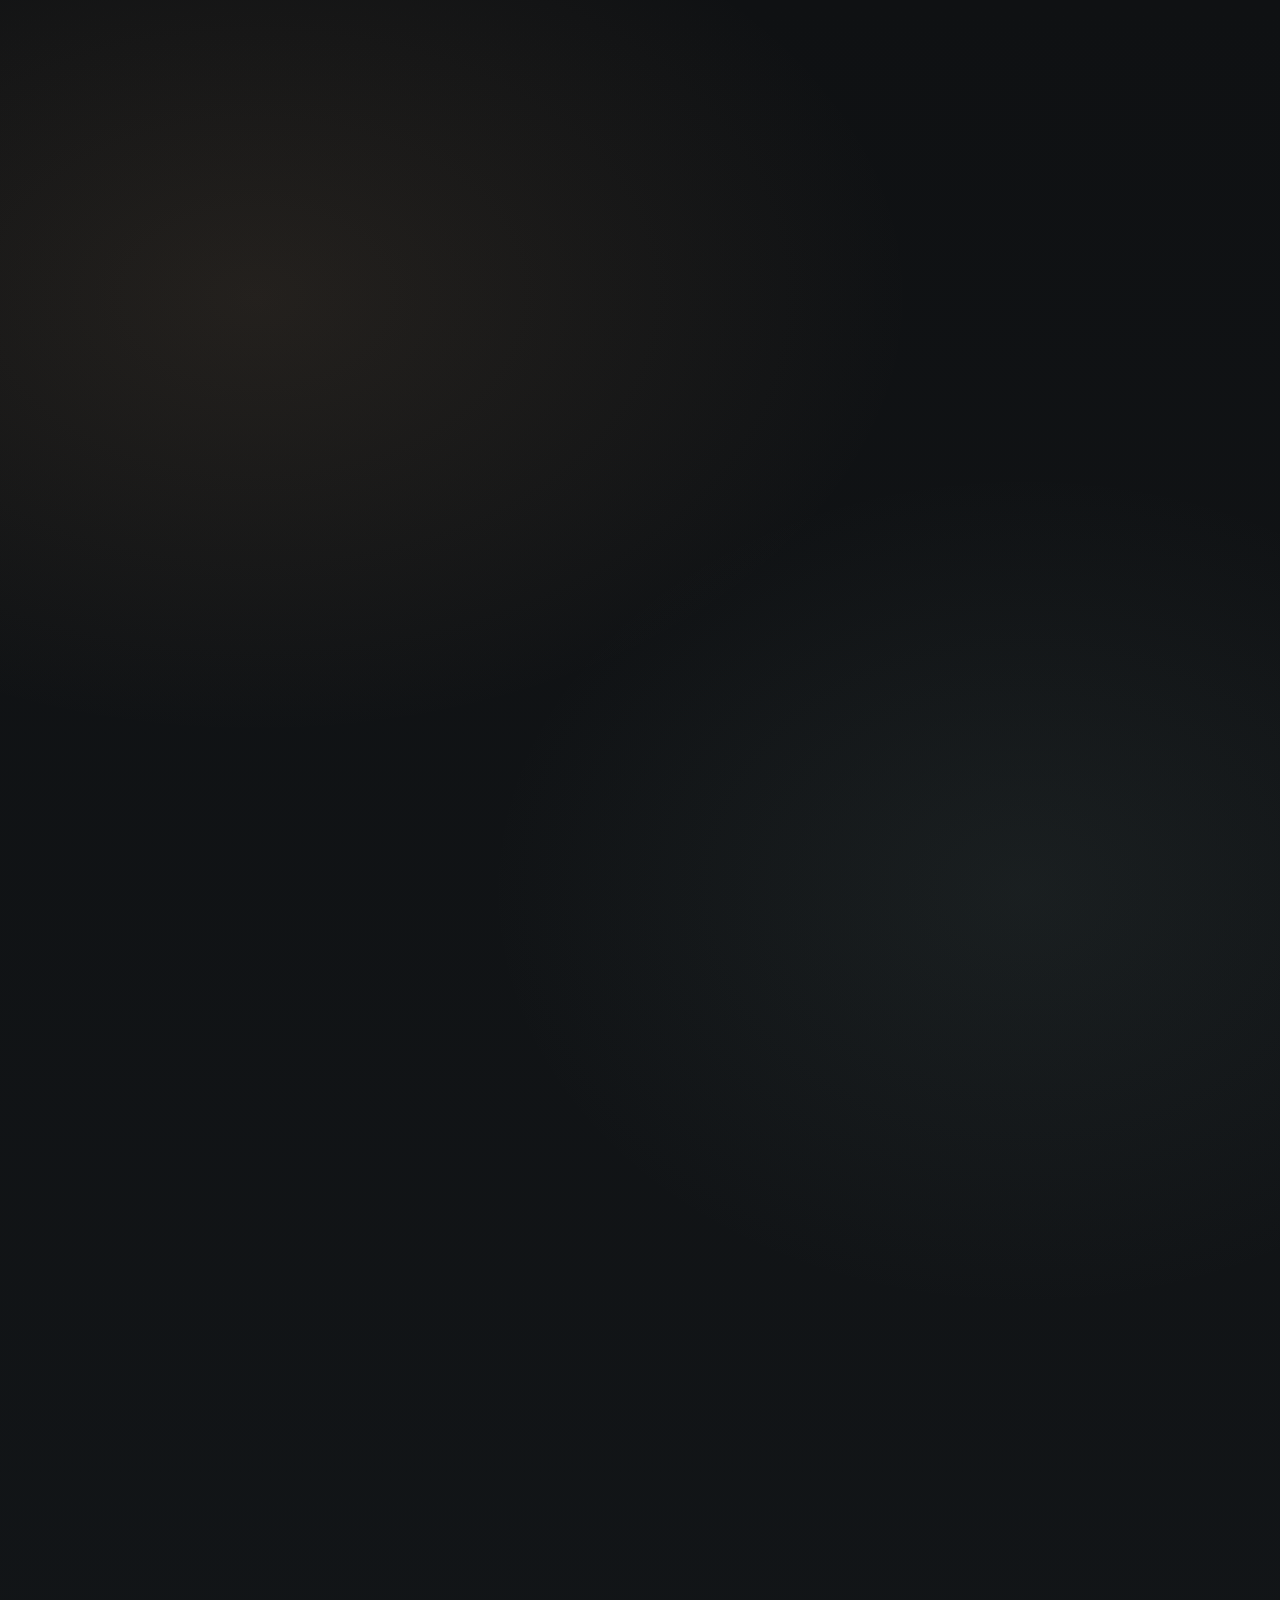
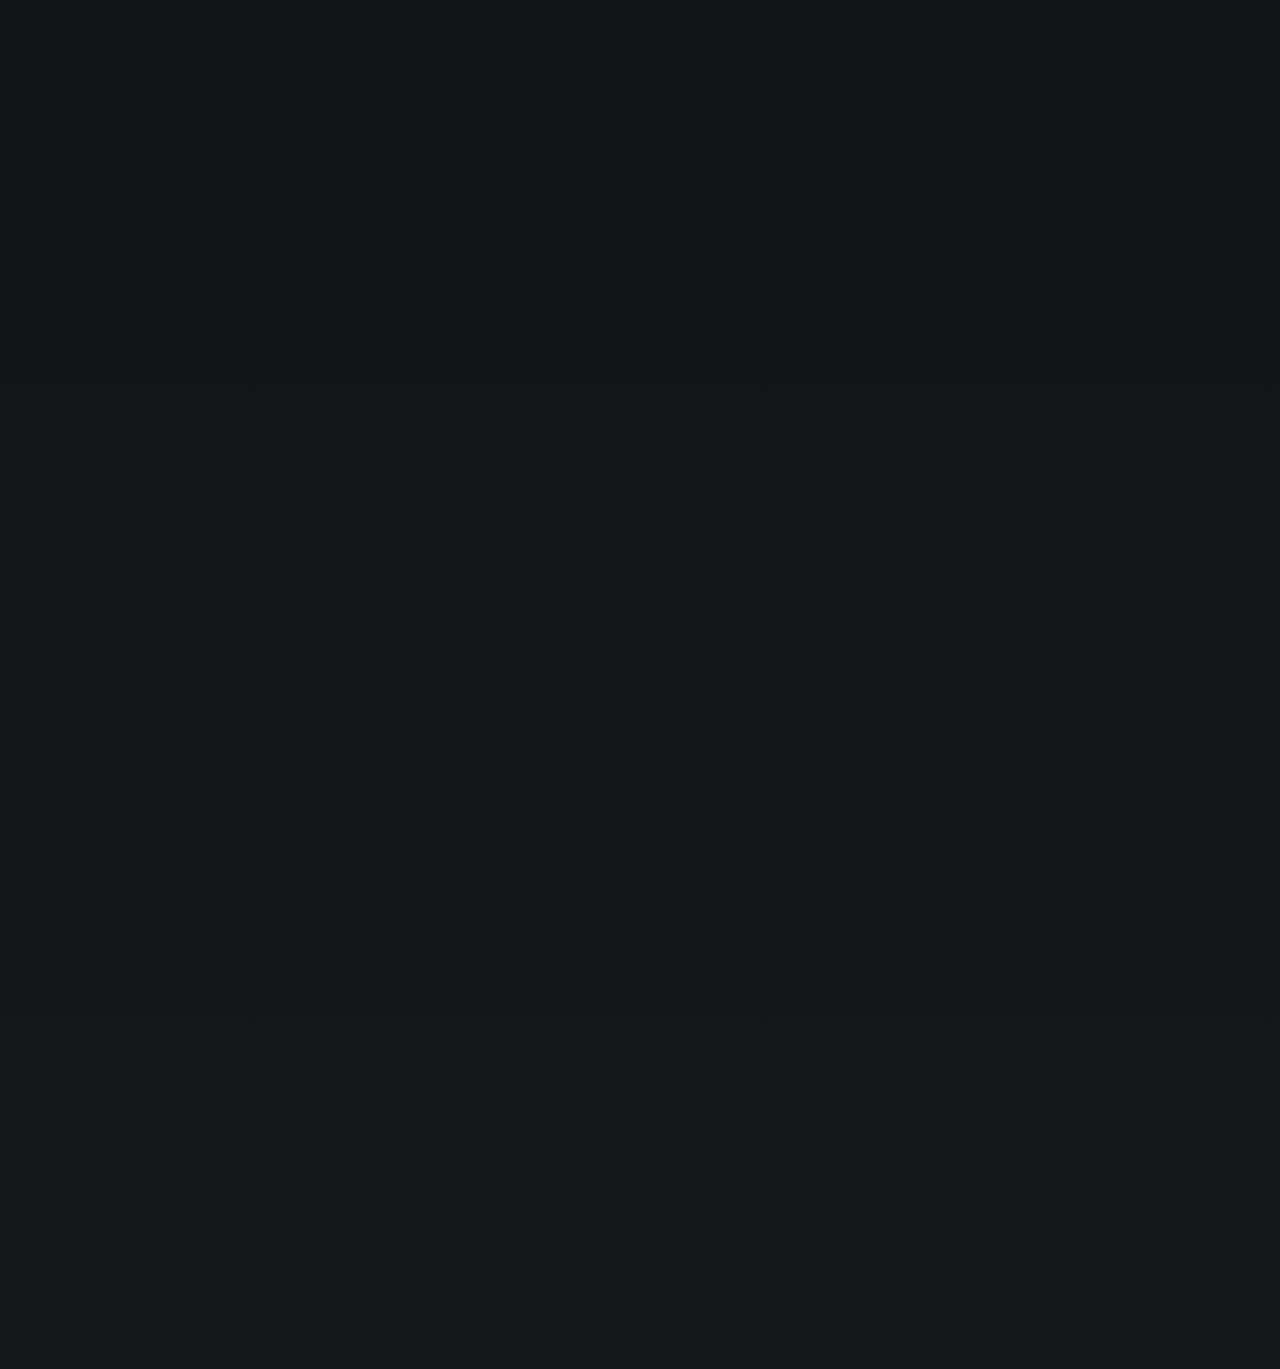
<file: karakterler.html>
<!DOCTYPE html>
<html lang="tr">
<head>
  <meta charset="UTF-8">
  <meta name="viewport" content="width=device-width, initial-scale=1.0">
  <title>Sessizliğin Yüzleri — Berkay Alay</title>
  
  <meta name="theme-color" content="#0f1113">
  <link rel="icon" href="./profile.jpg" type="image/jpeg">
  
  <link href="https://fonts.googleapis.com/css2?family=Crimson+Pro:ital,wght@0,300;0,400;0,600;1,400&family=Inter:wght@300;400&display=swap" rel="stylesheet">
  <link rel="stylesheet" href="./style.css">

  <style>
    /* === 1. BEYAZLAMA SORUNU ÇÖZÜMÜ === */
html {
  background-color: #0f1113 !important; /* Ana zemin rengi burada kalsın */
}

body {
  background-color: transparent !important; /* Body şeffaf olsun ki resim görünsün */
  overflow-x: hidden; 
  height: 100%;
}

/* === 2. ARKA PLAN RESMİ === */
.bg-layer {
  position: fixed;
  top: 0; left: 0;
  width: 100%; height: 100%;
  z-index: -1; /* -5 yerine -1 yapıyoruz, böylece body'nin içinde görünür olur */
  background-image: url('./arkaplan.jpg'); 
  background-size: cover;
  background-position: center;
  filter: blur(5px) brightness(0.35) grayscale(40%);
  transform: scale(1.05);
}

    /* === 3. ÖZEL PLAK RESMİ (otopotre9.jpg) === */
    #musicDisc {
      background-image: url('./otopotre9.jpg');
      background-size: cover;
      background-position: center;
      border: 2px solid rgba(255, 255, 255, 0.2);
    }

    /* === 4. SABİT MÜZE IŞIĞI === */
    .spotlight {
      position: fixed;
      top: 0; left: 0;
      width: 100%; height: 100%;
      pointer-events: none;
      z-index: 90;
      background: radial-gradient(
        circle at 50% 30%,
        transparent 15%,
        rgba(0, 0, 0, 0.4) 45%,
        rgba(10, 12, 14, 0.98) 95%
      );
      mix-blend-mode: multiply;
    }

    /* === 5. ANA İÇERİK === */
    #main-content {
      opacity: 0;
      transition: opacity 1.5s ease;
      position: relative;
      z-index: 5;
      padding-bottom: 100px;
    }
    
    #main-content.visible {
      opacity: 1;
    }

    /* GALERİ AYARLARI */
    .gallery-container {
      max-width: 1300px;
      margin: 0 auto;
      padding: 100px 20px;
    }

    .gallery-header { text-align: center; margin-bottom: 70px; }
    .gallery-title { font-family: var(--serif); font-size: 3.5rem; color: #e9e6df; margin-bottom: 10px; text-shadow: 0 0 30px rgba(0,0,0,1); }
    .gallery-sub { font-family: var(--sans); color: var(--accent); font-size: 1rem; letter-spacing: 3px; text-transform: uppercase; opacity: 0.8; }

    .portrait-grid {
      display: grid; grid-template-columns: repeat(auto-fit, minmax(280px, 1fr)); gap: 50px; justify-items: center;
    }

    .portrait-card {
      position: relative; width: 100%; max-width: 350px; aspect-ratio: 3/4;
      border: 10px solid #161a1e; box-shadow: inset 0 0 50px rgba(0,0,0,0.9), 0 30px 60px rgba(0,0,0,0.8);
      overflow: hidden; cursor: pointer; transition: transform 0.5s cubic-bezier(0.2, 0.8, 0.2, 1), border-color 0.4s ease;
      background: #050505;
    }
    .portrait-card.wide { aspect-ratio: 4/3; max-width: 500px; }
    .portrait-card:hover { transform: translateY(-10px) scale(1.02); border-color: #5a4b3c; z-index: 10; }

    .portrait-img { width: 100%; height: 100%; object-fit: cover; opacity: 0.7; filter: grayscale(80%) sepia(15%) contrast(1.1); transition: all 0.7s ease; }
    .portrait-card:hover .portrait-img { opacity: 1; filter: grayscale(0%) sepia(0%) contrast(1.05); transform: scale(1.1); }

    .portrait-info {
      position: absolute; bottom: 0; left: 0; width: 100%; padding: 40px 20px 20px;
      background: linear-gradient(to top, #000 10%, transparent); color: #fff; text-align: center;
      opacity: 0; transform: translateY(20px); transition: all 0.4s ease 0.1s;
    }
    .portrait-card:hover .portrait-info { opacity: 1; transform: translateY(0); }

    .char-name { font-family: var(--serif); font-size: 1.6rem; margin: 0 0 5px 0; color: var(--accent); text-shadow: 0 2px 4px rgba(0,0,0,0.8); }
    .book-ref { font-family: var(--sans); font-size: 0.75rem; color: #ccc; text-transform: uppercase; letter-spacing: 1px; display: block; }
    .card-link { display: block; width: 100%; height: 100%; text-decoration: none; }

    .nav-back { position: absolute; top: 30px; left: 30px; color: var(--muted); font-size: 0.9rem; text-decoration: none; z-index: 100; opacity: 0.6; transition: 0.3s; font-family: var(--sans); mix-blend-mode: difference; }
    .nav-back:hover { opacity: 1; color: var(--accent); }
    .dark-vibe .portrait-img { filter: grayscale(100%) contrast(1.3) brightness(0.8); }
    .dark-vibe:hover .portrait-img { filter: grayscale(20%) contrast(1.2) brightness(1); }
 /* === 7, 8 ve 9. KARELERİ DEVLEŞTİRME AYARI === */
    
    /* 1. Geniş Kartların Boyutunu Arttır */
    .portrait-card.wide {
      aspect-ratio: 16/9 !important; /* Daha yatay ve sinematik olsun */
      max-width: 100% !important;    /* Kısıtlamayı kaldır */
    }

    /* 2. PC Ekranında 2 Sütun Yer Kaplasınlar */
    @media (min-width: 900px) {
      /* Son 3 kartı (7, 8, 9) yakalar */
      .card-link:nth-last-child(1),
      .card-link:nth-last-child(2),
      .card-link:nth-last-child(3) {
        grid-column: span 2; /* Yanlamasına 2 kutu yer kapla */
        width: 90%;          /* Sayfaya yayılsın */
        max-width: 900px;    /* Maksimum genişlik limiti (İstersen 1000px yap) */
        justify-self: center; /* Ortala */
      }
    }
  </style>
</head>
<body>

  <div class="bg-layer"></div>
  
  <div id="introScreen">
    <div class="introInner">
      <p class="introText">
        Kelimelerin bittiği,<br>
        <span>suretlerin başladığı yer.</span>
      </p>
      <button id="introBtn" aria-label="Yüzleş">Yüzleş</button>
    </div>
  </div>

  <div class="spotlight"></div>
  <div class="grain"></div>

  <div id="musicDisc" class="music-control" title="Müziği Durdur/Başlat"></div>
  
  <audio id="bgMusic" loop>
    <source src="./muzik1.mp3" type="audio/mpeg">
  </audio>

  <div id="main-content">
    
    <a href="./index.html" class="nav-back">← Limana Dön</a>

    <div class="gallery-container">
      
      <header class="gallery-header">
        <h1 class="gallery-title">Sessizliğin Yüzleri</h1>
        <p class="gallery-sub">Sayfaların Arasındaki Suretler</p>
      </header>

      <div class="portrait-grid">
        <a href="https://berkayalay53.github.io/turuncusaclikiz.github.io/" class="card-link" target="_blank">
          <div class="portrait-card">
            <img src="./otopotre1.jpg" alt="Turuncu Saçlı Kız" class="portrait-img">
            <div class="portrait-info"><h2 class="char-name">Turuncu Saçlı Kız</h2><span class="book-ref">Turuncu Saçlı Kız</span></div>
          </div>
        </a>
        <a href="https://berkayalay53.github.io/kayipduyularatlasi.github.io/" class="card-link" target="_blank">
          <div class="portrait-card">
            <img src="./otopotre2.jpg" alt="Murphy" class="portrait-img">
            <div class="portrait-info"><h2 class="char-name">Murphy</h2><span class="book-ref">Kayıp Duyular Atlası</span></div>
          </div>
        </a>
        <a href="https://berkayalay53.github.io/beyninsessizfirtinalari.github.io/" class="card-link" target="_blank">
          <div class="portrait-card">
            <img src="./otopotre3.jpg" alt="Harris" class="portrait-img">
            <div class="portrait-info"><h2 class="char-name">Harris</h2><span class="book-ref">Beynin Sessiz Fırtınaları</span></div>
          </div>
        </a>
        <a href="https://berkayalay53.github.io/beyninsessizfirtinalari.github.io/" class="card-link" target="_blank">
          <div class="portrait-card">
            <img src="./otopotre4.jpg" alt="Landa" class="portrait-img">
            <div class="portrait-info"><h2 class="char-name">Landa</h2><span class="book-ref">Beynin Sessiz Fırtınaları</span></div>
          </div>
        </a>
        <a href="https://berkayalay53.github.io/beyninsessizfirtinalari.github.io/" class="card-link" target="_blank">
          <div class="portrait-card">
            <img src="./otopotre5.jpg" alt="Diehl" class="portrait-img">
            <div class="portrait-info"><h2 class="char-name">Diehl</h2><span class="book-ref">Beynin Sessiz Fırtınaları</span></div>
          </div>
        </a>
        <a href="https://berkayalay53.github.io/beyninsessizfirtinalari.github.io/" class="card-link" target="_blank">
          <div class="portrait-card">
            <img src="./otopotre6.jpg" alt="Morgan" class="portrait-img">
            <div class="portrait-info"><h2 class="char-name">Morgan</h2><span class="book-ref">Beynin Sessiz Fırtınaları</span></div>
          </div>
        </a>
        <a href="https://berkayalay53.github.io/beyninsessizfirtinalari.github.io/" class="card-link" target="_blank">
          <div class="portrait-card wide">
            <img src="./otopotre7.jpg" alt="Üçlü İttifak" class="portrait-img">
            <div class="portrait-info"><h2 class="char-name">Harris, Landa & Diehl</h2><span class="book-ref">Beynin Sessiz Fırtınaları</span></div>
          </div>
        </a>
        <a href="https://berkayalay53.github.io/beyninsessizfirtinalari.github.io/" class="card-link" target="_blank">
          <div class="portrait-card wide">
            <img src="./otopotre8.jpg" alt="Kaderin Ekibi" class="portrait-img">
            <div class="portrait-info"><h2 class="char-name">Kaderin Ekibi</h2><span class="book-ref">Beynin Sessiz Fırtınaları</span></div>
          </div>
        </a>
        <a href="https://berkayalay53.github.io/beyninsessizfirtinalari.github.io/" class="card-link" target="_blank">
          <div class="portrait-card wide dark-vibe">
            <img src="./otopotre9.jpg" alt="Kaosun Elitleri" class="portrait-img">
            <div class="portrait-info"><h2 class="char-name">Kaosun Elitleri</h2><span class="book-ref">Beynin Sessiz Fırtınaları</span></div>
          </div>
        </a>
      </div>
    </div>
  </div>

  <script>
    // === GİRİŞ ve MÜZİK SİSTEMİ ===
    const intro = document.getElementById('introScreen');
    const btn = document.getElementById('introBtn');
    const music = document.getElementById('bgMusic');
    const disc = document.getElementById('musicDisc');
    const content = document.getElementById('main-content');

    window.addEventListener('load', () => {
      document.body.classList.add('loaded');
      createDust();
    });

    // 1. GİRİŞ BUTONU
    btn.addEventListener('click', () => {
      // SES AYARI BURADA: 0.3 YAPILDI
      music.volume = 0.3; 
      
      music.play().then(() => { disc.classList.add('playing'); })
           .catch(e => console.log("Otomatik oynatma engellendi", e));
      
      intro.classList.add('hide');

      setTimeout(() => {
        intro.remove();
        document.body.style.overflow = 'auto'; 
        document.documentElement.style.overflow = 'auto';
        content.classList.add('visible');
      }, 900);
    });

    // 2. MÜZİK KONTROL
    disc.addEventListener('click', () => {
      if (music.paused) { music.play(); disc.classList.add('playing'); } 
      else { music.pause(); disc.classList.remove('playing'); }
    });

    // 3. SESSİZLİK SENSÖRÜ
    document.addEventListener("visibilitychange", () => {
      if (document.hidden) {
        music.pause(); disc.classList.remove('playing'); document.title = "Sessizlik...";
      } else {
        document.title = "Sessizliğin Yüzleri — Berkay Alay";
      }
    });

    // === TOZ EFEKTİ ===
    function createDust() {
      let dustCont = document.createElement('div');
      dustCont.style.cssText = "position: fixed; top: 0; left: 0; width: 100%; height: 100%; pointer-events: none; z-index: 1;";
      document.body.appendChild(dustCont);

      const particleCount = 25; 
      for (let i = 0; i < particleCount; i++) {
        let dust = document.createElement('div');
        dust.style.cssText = "position: absolute; background: rgba(255, 255, 255, 0.2); border-radius: 50%; animation: floatDust linear infinite;";
        let x = Math.random() * 100; let y = Math.random() * 100;
        let size = Math.random() * 2 + 1; let duration = Math.random() * 15 + 20; let delay = Math.random() * 5; 
        dust.style.left = x + 'vw'; dust.style.top = y + 'vh'; dust.style.width = size + 'px'; dust.style.height = size + 'px';
        dust.style.animationDuration = duration + 's'; dust.style.animationDelay = '-' + delay + 's';
        dustCont.appendChild(dust);
      }
      const style = document.createElement('style');
      style.innerHTML = `@keyframes floatDust { 0% { transform: translateY(0) translateX(0); opacity: 0; } 50% { opacity: 0.4; } 100% { transform: translateY(-100px) translateX(20px); opacity: 0; } }`;
      document.head.appendChild(style);
    }
    /* === 1. PERFORMANS OPTİMİZASYONU === */
.portrait-img {
  /* 'all' yerine sadece gerekenleri yazarak GPU yükünü azaltıyoruz */
  transition: opacity 0.6s ease, filter 0.6s ease, transform 0.6s ease;
  will-change: transform, opacity; /* Tarayıcıya önceden haber veriyoruz */
}

/* === 2. MOBİL DÜZEN VE NEFES ALAN BOŞLUKLAR === */
@media (max-width: 600px) {
  .gallery-container {
    padding: 60px 15px; /* Kenar boşluklarını daraltalım */
  }
  
  .portrait-grid {
    display: flex; /* Grid yerine Flex ile daha rahat kontrol ederiz */
    flex-direction: column;
    gap: 80px; /* Her karakter arasında ciddi bir mesafe (nefes payı) */
    align-items: center;
  }

  .portrait-card {
    max-width: 100%; /* Kartlar ekranı tam kaplasın */
    border-width: 6px; /* Mobilde kalın çerçeveyi biraz inceltelim */
  }

  .portrait-card.wide {
    aspect-ratio: 1/1 !important; /* Mobilde geniş kartları kare yaparak karmaşayı önleyelim */
  }

  /* MOBİL ODAKLANMA (FOCUSED) DURUMU */
  .portrait-card img {
    opacity: 0.3;
    filter: grayscale(100%) brightness(0.5);
  }

  .portrait-card.is-focused {
    transform: scale(1.05);
    border-color: var(--accent);
    z-index: 10;
  }

  .portrait-card.is-focused img {
    opacity: 1;
    filter: grayscale(0%) brightness(1);
  }

  .portrait-card.is-focused .portrait-info {
    opacity: 1;
    transform: translateY(0);
  }
}
  </script>
</body>
</html>
</file>
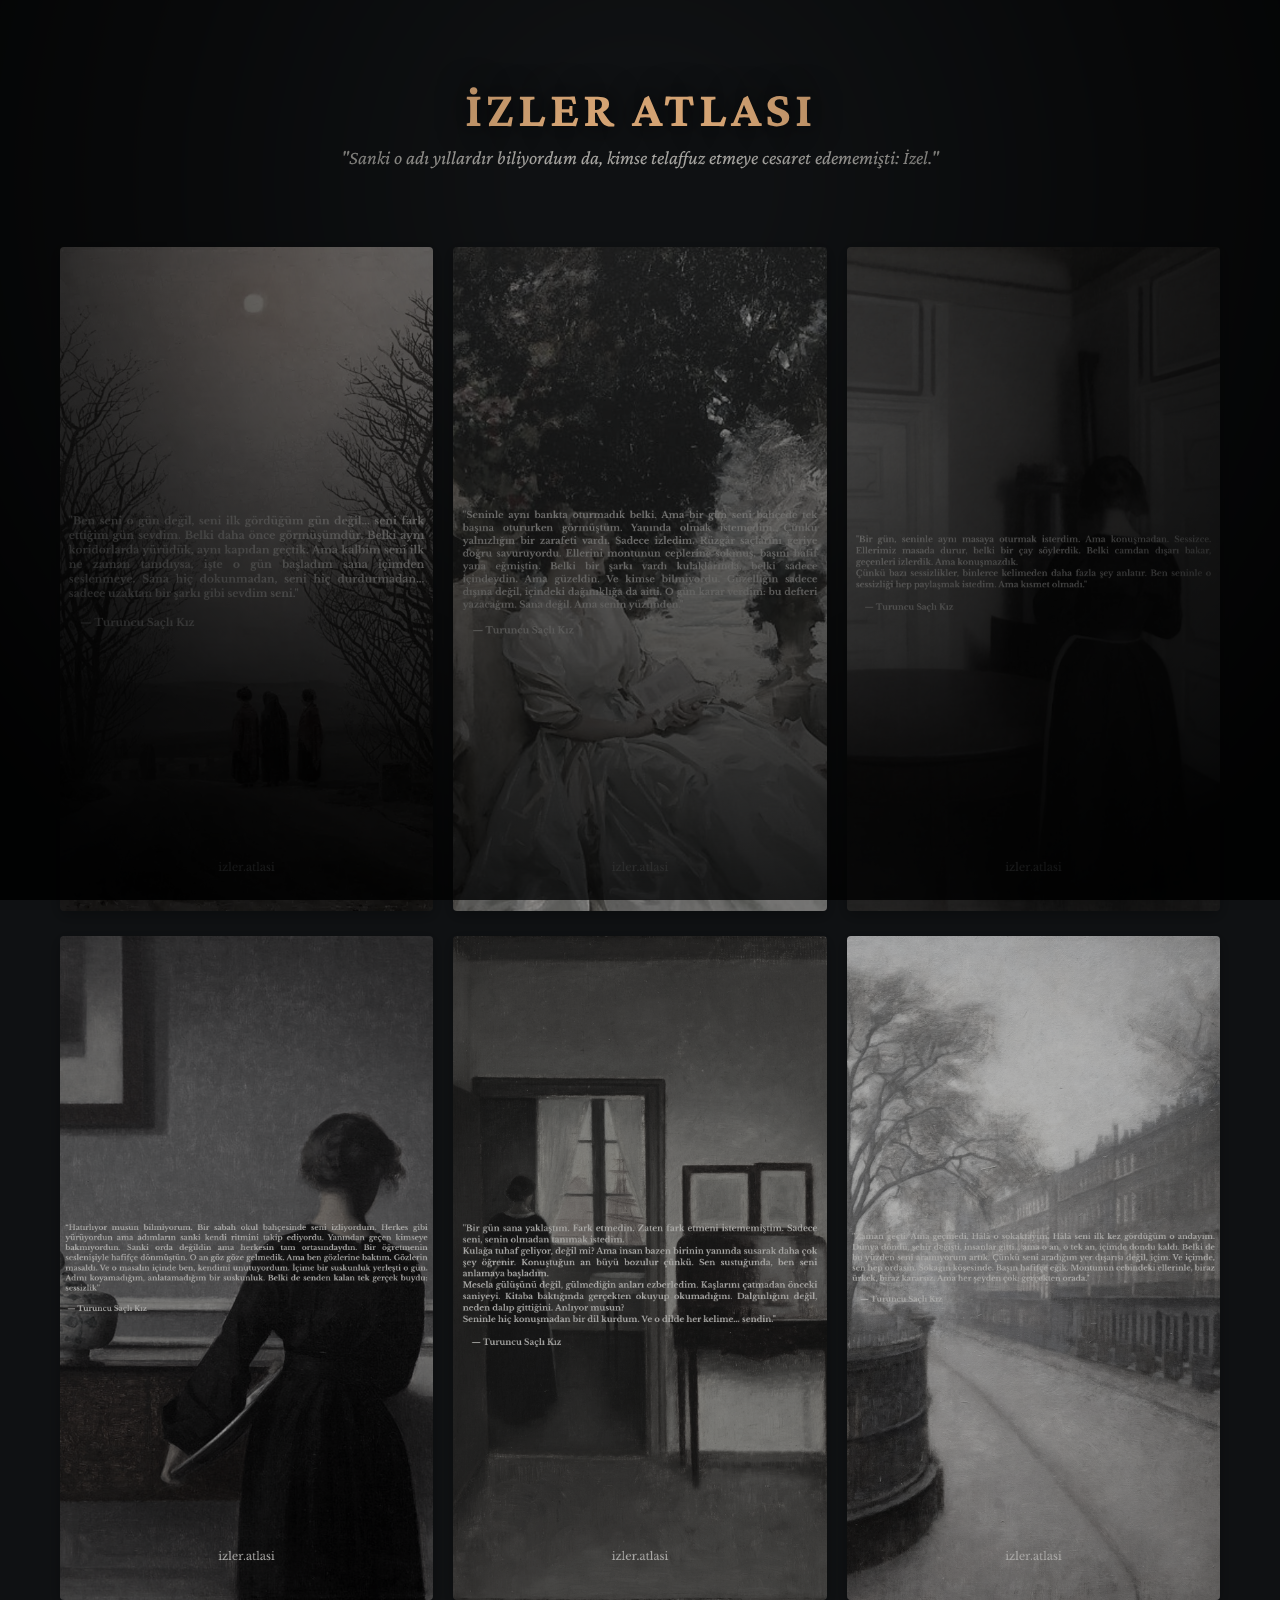
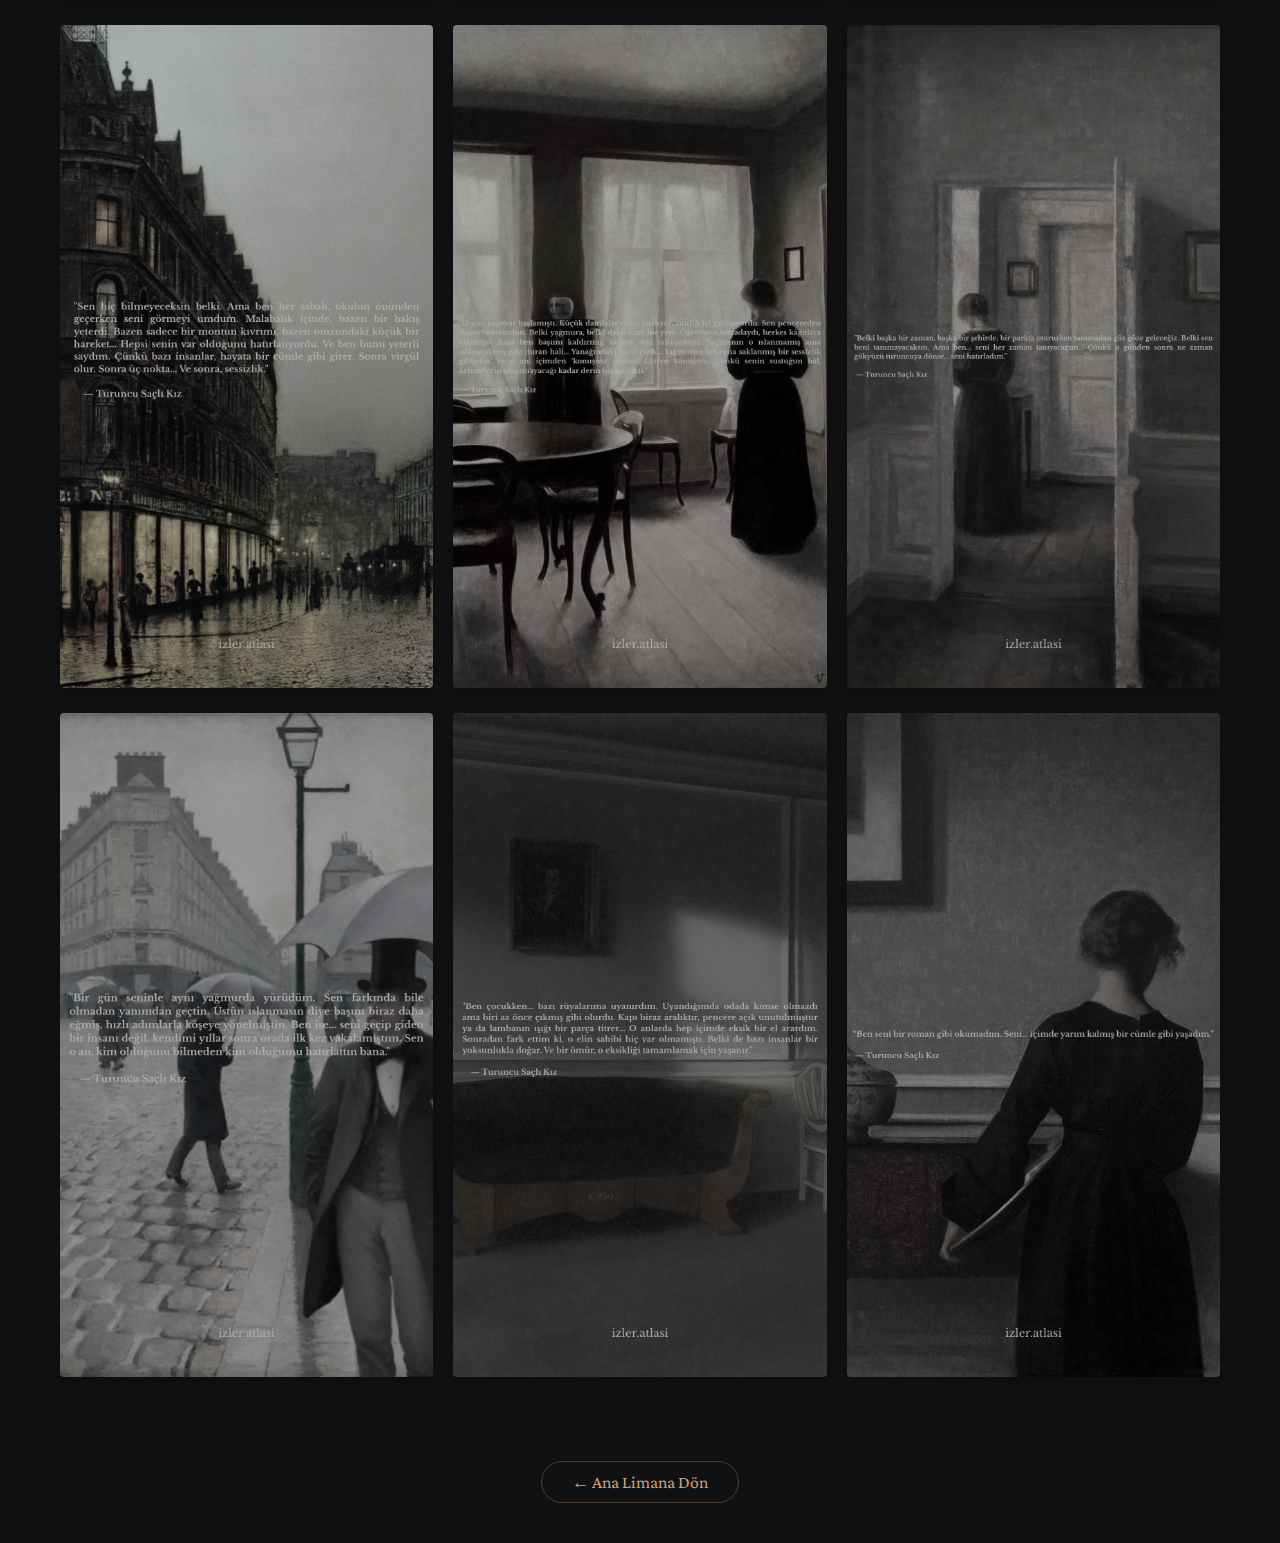
<file: sergi.html>
<!DOCTYPE html>
<html lang="tr">
<head>
  <meta charset="UTF-8">
  <meta name="viewport" content="width=device-width, initial-scale=1.0">
  <title>İzler Atlası — Görsel Hafıza</title>
  
  <meta name="theme-color" content="#0f1113">
  <link rel="icon" href="./profile.jpg" type="image/jpeg">

  <link href="https://fonts.googleapis.com/css2?family=Crimson+Pro:ital,wght@0,300;0,600;1,400&family=Inter:wght@300;400&display=swap" rel="stylesheet">
  
  <link rel="stylesheet" href="./style_sergi.css">
</head>
<body>

  <div class="museum-light"></div>

  <header class="exhibit-header">
    <h1 class="title">İzler Atlası</h1>
    <p class="subtitle">"Sanki o adı yıllardır biliyordum da, kimse telaffuz etmeye cesaret edememişti: İzel."</p>
  </header>

  <div class="gallery-wall">
    
    <div class="frame">
      <a href="https://www.instagram.com/reel/DN1Y7Pg2j6V/?utm_source=ig_web_copy_link&igsh=MzRlODBiNWFlZA==" target="_blank" class="art-link">
        <img src="./sergi1.jpg" alt="İzler Atlası 1">
        <div class="caption">GÖRMEK İÇİN DOKUN</div>
      </a>
    </div>

    <div class="frame">
      <a href="https://www.instagram.com/reel/DSvsTb-jAbV/?utm_source=ig_web_copy_link&igsh=MzRlODBiNWFlZA==" target="_blank" class="art-link">
        <img src="./sergi2.jpg" alt="İzler Atlası 2">
        <div class="caption">GÖRMEK İÇİN DOKUN</div>
      </a>
    </div>

    <div class="frame">
      <a href="https://www.instagram.com/reel/DN6AlRhDOEE/?utm_source=ig_web_copy_link&igsh=MzRlODBiNWFlZA==" target="_blank" class="art-link">
        <img src="./sergi3.jpg" alt="İzler Atlası 3">
        <div class="caption">GÖRMEK İÇİN DOKUN</div>
      </a>
    </div>

    <div class="frame">
      <a href="https://www.instagram.com/reel/DN3wPESWqL1/?utm_source=ig_web_copy_link&igsh=MzRlODBiNWFlZA==" target="_blank" class="art-link">
        <img src="./sergi4.jpg" alt="İzler Atlası 4">
        <div class="caption">GÖRMEK İÇİN DOKUN</div>
      </a>
    </div>

    <div class="frame">
      <a href="https://www.instagram.com/reel/DN8xnAUjf2M/?utm_source=ig_web_copy_link&igsh=MzRlODBiNWFlZA==" target="_blank" class="art-link">
        <img src="./sergi5.jpg" alt="İzler Atlası 5">
        <div class="caption">GÖRMEK İÇİN DOKUN</div>
      </a>
    </div>

    <div class="frame">
      <a href="https://www.instagram.com/reel/DODghZbjTWI/?utm_source=ig_web_copy_link&igsh=MzRlODBiNWFlZA==" target="_blank" class="art-link">
        <img src="./sergi6.jpg" alt="İzler Atlası 6">
        <div class="caption">GÖRMEK İÇİN DOKUN</div>
      </a>
    </div>

    <div class="frame">
      <a href="https://www.instagram.com/reel/DS8f0cPDbtL/?utm_source=ig_web_copy_link&igsh=MzRlODBiNWFlZA==" target="_blank" class="art-link">
        <img src="./sergi7.jpg" alt="İzler Atlası 7">
        <div class="caption">GÖRMEK İÇİN DOKUN</div>
      </a>
    </div>

    <div class="frame">
      <a href="https://www.instagram.com/reel/DOmH_ofjUrR/?utm_source=ig_web_copy_link&igsh=MzRlODBiNWFlZA==" target="_blank" class="art-link">
        <img src="./sergi8.jpg" alt="İzler Atlası 8">
        <div class="caption">GÖRMEK İÇİN DOKUN</div>
      </a>
    </div>

    <div class="frame">
      <a href="https://www.instagram.com/reel/DOzNNB5DZ7i/?utm_source=ig_web_copy_link&igsh=MzRlODBiNWFlZA==" target="_blank" class="art-link">
        <img src="./sergi9.jpg" alt="İzler Atlası 9">
        <div class="caption">GÖRMEK İÇİN DOKUN</div>
      </a>
    </div>

    <div class="frame">
      <a href="https://www.instagram.com/reel/DRj1ftFDN6H/?utm_source=ig_web_copy_link&igsh=MzRlODBiNWFlZA==" target="_blank" class="art-link">
        <img src="./sergi10.jpg" alt="İzler Atlası 10">
        <div class="caption">GÖRMEK İÇİN DOKUN</div>
      </a>
    </div>

    <div class="frame">
      <a href="https://www.instagram.com/reel/DTWGiZ8jfyQ/?utm_source=ig_web_copy_link&igsh=MzRlODBiNWFlZA==" target="_blank" class="art-link">
        <img src="./sergi11.jpg" alt="İzler Atlası 11">
        <div class="caption">GÖRMEK İÇİN DOKUN</div>
      </a>
    </div>

    <div class="frame">
      <a href="https://www.instagram.com/reel/DTYf28TDdtW/?utm_source=ig_web_copy_link&igsh=MzRlODBiNWFlZA==" target="_blank" class="art-link">
        <img src="./sergi12.jpg" alt="İzler Atlası 12">
        <div class="caption">GÖRMEK İÇİN DOKUN</div>
      </a>
    </div>

  </div>

  <div class="footer-nav">
    <a href="./index.html" class="back-btn">← Ana Limana Dön</a>
  </div>

</body>
</html>
</file>
<file: style.css>
/* === MOBİLDEKİ MAVİ TIKLAMA IŞIĞINI KALDIR === */
* {
  -webkit-tap-highlight-color: transparent;
}
/* BAŞLANGIÇTA GİZLE, YÜKLENİNCE GÖSTER */
body {
  opacity: 0; /* Başta görünmez */
  transition: opacity 0.8s ease-in-out; /* 0.8 saniyede yavaşça belirir */
  background-color: #0f1113; /* Yüklenirken arkada siyah fon dursun */
}

body.loaded {
  opacity: 1 !important; /* Yüklendiğinde görünür olsun */
}
::selection {
  background: #d4a373; /* Arka plan pas rengi */
  color: #000; /* Yazı siyah */
  text-shadow: none;
}

:root {
  --bg: #0f1113;
  --bg2: #14181b;
  --card: #161a1e;
  --text: #e9e6df;
  --muted: #bcb6aa;
  --line: rgba(255, 255, 255, .10);

  --accent: #d4a373;
  --accent2: #86a8a2;

  --serif: "Crimson Pro", ui-serif, Georgia, "Times New Roman", serif;
  --sans: "Inter", system-ui, -apple-system, "Segoe UI", Roboto, Arial, sans-serif;

  --radius: 22px;
  --shadow: 0 16px 50px rgba(0, 0, 0, .45);
}


html, body {
  width: 100%;
  max-width: 100vw; /* Ekran genişliğini asla geçme */
  overflow-x: hidden !important; /* Sağa taşmayı YASAKLA */
  margin: 0;
  padding: 0;
  position: relative;
  box-sizing: border-box;
}

html {
  scroll-behavior: smooth;
  /* Arka plan renkleri */
  background:
    radial-gradient(1200px 800px at 20% 10%, rgba(212, 163, 115, .10), transparent 55%),
    radial-gradient(900px 700px at 80% 30%, rgba(134, 168, 162, .08), transparent 60%),
    linear-gradient(180deg, var(--bg), var(--bg2));
  color: var(--text);
}

body {
  font-family: var(--sans);
  letter-spacing: .2px;
  opacity: 0;
  transition: opacity 1.5s ease-in-out;
}


body.loaded {
  opacity: 1;
}

a {
  color: var(--text);
  text-decoration: none;
}

a:hover {
  text-decoration: underline;
}

/* Grain Efekti */
.grain {
  position: fixed;
  inset: 0;
  pointer-events: none;
  opacity: .16;
  mix-blend-mode: overlay;
  background-image: url("data:image/svg+xml,%3Csvg xmlns='http://www.w3.org/2000/svg' width='260' height='260'%3E%3Cfilter id='n'%3E%3CfeTurbulence type='fractalNoise' baseFrequency='.9' numOctaves='3' stitchTiles='stitch'/%3E%3C/filter%3E%3Crect width='260' height='260' filter='url(%23n)' opacity='.55'/%3E%3C/svg%3E");
}

.wrap {
  width: min(1000px, calc(100% - 36px));
  margin-inline: auto;
}

.hero {
  padding: 42px 0 18px;
}

.hero__inner {
  width: min(1100px, calc(100% - 36px));
  margin: auto;
  display: grid;
  grid-template-columns: 340px 1fr;
  gap: 26px;
  align-items: center;
}

.title h1 {
  margin: 0;
  font-family: var(--serif);
  font-size: clamp(34px, 4vw, 52px);
}

.sub {
  margin: 14px 0 18px;
  color: var(--muted);
  font-size: 15px;
  line-height: 1.65;
}

.main {
  padding-bottom: 60px;
}

.section {
  padding: 26px 0;
}

.grid {
  display: grid;
  grid-template-columns: 1fr 1fr;
  gap: 14px;
}

/* KART TASARIMLARI */
.quote {
  border-radius: var(--radius);
  border: 1px solid var(--line);
  background: rgba(255, 255, 255, .02);
  padding: 18px;
  box-shadow: 0 10px 40px rgba(0, 0, 0, .18);
  transition: transform 0.3s ease, box-shadow 0.3s ease, border-color 0.3s ease;
}

.quote:hover {
  transform: translateY(-5px);
  /* 5 piksel yukarı kalkar */
  box-shadow: 0 15px 30px rgba(0, 0, 0, 0.3);
  border-color: var(--accent);
  background: rgba(255, 255, 255, 0.04);
}

.quote p {
  margin: 0;
  font-family: var(--serif);
  font-size: 18px;
  line-height: 1.75;
}

.sig__meta {
  color: var(--muted);
  font-size: 13px;
}

/* Profil */
.authorProfile {
  text-align: center;
}

.authorPhoto {
  width: 88px;
  height: 88px;
  border-radius: 50%;
  object-fit: cover;
  margin-bottom: 14px;
  filter: grayscale(100%) contrast(.95);
  opacity: .9;
}

.igLink {
  display: inline-flex;
  margin: 6px 0 10px;
  color: rgba(233, 230, 223, .65);
}

.igLink:hover {
  color: rgba(233, 230, 223, .95);
}

/* ========================= */
/* === AÇILIŞ PERDESİ === */
/* ========================= */

#introScreen {
  position: fixed;
  inset: 0;
  background:
    radial-gradient(600px 400px at 30% 30%, rgba(212, 163, 115, .14), transparent 60%),
    radial-gradient(600px 400px at 70% 70%, rgba(134, 168, 162, .12), transparent 60%),
    #0b0d0f;
  z-index: 10000;
  display: flex;
  align-items: center;
  justify-content: center;
}

.introInner {
  text-align: center;
  max-width: 540px;
  padding: 24px;
  animation: introAppear 1.2s ease forwards;
}

/* Yazıya çok hafif canlılık */
.introText {
  font-family: var(--serif);
  font-size: 26px;
  line-height: 1.6;
  margin-bottom: 32px;
  animation: softBreath 6s ease-in-out infinite;
}

.introText span {
  color: var(--accent);
}

/* Nefes alan animasyon */
@keyframes softBreath {
  0%, 100% { opacity: .92; }
  50% { opacity: 1; }
}

@keyframes introAppear {
  from { opacity: 0; transform: translateY(14px); }
  to { opacity: 1; transform: translateY(0); }
}

/* === ELİT BUTON === */
#introBtn {
  font-family: var(--sans);
  font-size: 12px;
  letter-spacing: 1.4px;
  text-transform: uppercase;
  background: rgba(255, 255, 255, .02);
  border: 1px solid rgba(255, 255, 255, .18);
  color: rgba(233, 230, 223, .55);
  padding: 11px 22px;
  border-radius: 999px;
  cursor: pointer;
  transition:
    color .35s ease,
    border-color .35s ease,
    background .35s ease,
    transform .35s ease;
}

#introBtn:hover {
  color: var(--text);
  border-color: var(--accent);
  background: rgba(212, 163, 115, .08);
  transform: translateY(-1px);
}

#introScreen.hide {
  animation: introDisappear .9s ease forwards;
}

@keyframes introDisappear {
  to {
    opacity: 0;
    filter: blur(8px);
  }
}

/* Medya Sorguları */
@media (max-width: 900px) {
  .hero__inner { grid-template-columns: 1fr; }
  .grid { grid-template-columns: 1fr; }
}

@media (max-width: 600px) {
  .introText { font-size: 22px; }
  
  /* Mobilde plak küçülsün */
  .music-control {
    width: 45px; height: 45px;
    bottom: 15px; right: 15px;
  }
  .quote {
    margin-bottom: 20px;
  }
}

/* === KAYDIRMA ÇUBUĞU (SCROLLBAR) === */
::-webkit-scrollbar {
  width: 10px;
}

::-webkit-scrollbar-track {
  background: var(--bg);
}

::-webkit-scrollbar-thumb {
  background: var(--accent);
  border-radius: 5px;
  border: 2px solid var(--bg);
}

::-webkit-scrollbar-thumb:hover {
  background: rgba(212, 163, 115, .8);
}

/* === FENER EFEKTİ (SPOTLIGHT) === */
.spotlight {
  position: fixed;
  inset: 0;
  pointer-events: none;
  z-index: 9990;
  background: radial-gradient(
    circle 250px at var(--x, 50%) var(--y, 50%),
    rgba(212, 163, 115, 0.08),
    transparent 60%
  );
  mix-blend-mode: screen;
  transition: background 0.1s ease;
}

/* === İMZA === */
/* === ISLAK İMZA EFEKTİ === */
.signature {
  font-family: 'Mrs Saint Delafield', cursive;
  font-size: 3.5rem;      /* Biraz büyüttük, okunsun */
  color: #d4a373;         /* Pas rengi */
  
  /* Konumlandırma (Sağ Alt) */
  display: block;
  width: fit-content;     /* İçerik kadar genişlik */
  margin-left: auto;      /* En sağa yaslar */
  margin-top: 15px;       /* Biyografiden uzaklık */
  transform: rotate(-5deg); /* Hafif el yazısı eğikliği */
  
  /* Islak Yazılma Animasyonu Ayarları */
  clip-path: inset(0 100% 0 0); /* Başlangıçta görünmez (Soldan kapalı) */
  animation: writeSignature 3s cubic-bezier(0.5, 0, 0.5, 1) forwards 1s; 
  /* 1 saniye bekle, 3 saniyede yaz */
}

@keyframes writeSignature {
  to {
    clip-path: inset(0 0 0 0); /* Tamamen görünür yap */
  }
}

/* === PLAK ÇALAR === */
.music-control {
  position: fixed;
  bottom: 30px;
  right: 30px;
  width: 65px;
  height: 65px;
  border-radius: 50%;
  background-image: url('./kralkaybederse.jpg');
  background-size: cover;
  background-position: center;
  border: 2px solid #d4a373;
  cursor: pointer;
  z-index: 9995;
  box-shadow: 0 0 20px rgba(0, 0, 0, 0.6);
  transition: transform 0.3s ease, filter 0.3s;
}

.music-control::after {
  content: '';
  position: absolute;
  top: 50%; left: 50%;
  width: 12px; height: 12px;
  background: #0f1113;
  border-radius: 50%;
  transform: translate(-50%, -50%);
  border: 1px solid #d4a373;
}

.music-control:hover {
  transform: scale(1.1);
  filter: brightness(1.2);
}

.music-control.playing {
  animation: spin 5s linear infinite;
}

@keyframes spin {
  100% { transform: rotate(360deg); }
}

/* === ISLAK İMZA EFEKTİ === */
.signature {
  font-family: 'Mrs Saint Delafield', cursive;
  font-size: 3rem;       /* Kutu içinde çok büyük durmasın diye 3rem ideal */
  color: #d4a373;
  display: block;
  width: fit-content;
  margin-left: auto;     /* Sağa yaslar */
  margin-top: 20px;      /* Yazıdan uzaklaştırır */
  margin-right: 10px;    /* Kutunun kenarından biraz boşluk */
  transform: rotate(-5deg);
  
  /* Animasyon */
  clip-path: inset(0 100% 0 0);
  animation: writeSignature 3s cubic-bezier(0.5, 0, 0.5, 1) forwards 0.5s; 
}

@keyframes writeSignature {
  to { clip-path: inset(0 0 0 0); }
}
/* === HAYALET İMLEÇ === */
.cursor-dot,
.cursor-outline {
  position: fixed;
  top: 0;
  left: 0;
  transform: translate(-50%, -50%);
  border-radius: 50%;
  z-index: 9999;
  pointer-events: none;
}

.cursor-dot {
  width: 5px;
  height: 5px;
  background-color: var(--accent);
}

.cursor-outline {
  width: 30px;
  height: 30px;
  border: 1px solid rgba(212, 163, 115, 0.5);
  transition: width 0.2s, height 0.2s, background-color 0.2s;
}

/* Mobilde imleç gizlensin (Dokunmatik ekran) */
@media (max-width: 900px) {
  .cursor-dot, .cursor-outline { display: none; }
}
/* === KAYDIRMA OKU === */
.scroll-indicator {
  position: absolute;
  bottom: 30px;
  left: 50%;
  transform: translateX(-50%);
  display: flex;
  flex-direction: column;
  align-items: center;
  opacity: 0.7;
}

.scroll-indicator span {
  display: block;
  width: 15px;
  height: 15px;
  border-bottom: 1px solid var(--accent);
  border-right: 1px solid var(--accent);
  transform: rotate(45deg);
  margin: -5px;
  animation: scrollAnimate 2s infinite;
}

.scroll-indicator span:nth-child(2) { animation-delay: -0.2s; }
.scroll-indicator span:nth-child(3) { animation-delay: -0.4s; }

@keyframes scrollAnimate {
  0% { opacity: 0; transform: rotate(45deg) translate(-10px, -10px); }
  50% { opacity: 1; }
  100% { opacity: 0; transform: rotate(45deg) translate(0px, 0px); }
}
/* ========================================= */
/* === KADERİN CÜMLESİ (RASTGELE ALINTI) === */
/* ========================================= */

.fate-section {
  padding: 6rem 0;
  text-align: center;
  border-top: 1px solid var(--line);
  position: relative;
}

.fate-box {
  max-width: 600px;
  margin: 0 auto;
}

.fate-header {
  font-family: var(--serif);
  font-size: 2rem;
  color: var(--text);
  margin-bottom: 0.5rem;
  font-weight: 400;
}

.fate-sub {
  color: var(--muted);
  font-size: 0.95rem;
  margin-bottom: 2rem;
  font-style: italic;
}

/* Özel Buton Tasarımı */
.btn-fate {
  background: transparent;
  color: var(--accent);
  border: 1px solid var(--accent);
  padding: 12px 35px;
  border-radius: 50px;
  font-family: var(--sans);
  font-size: 0.9rem;
  letter-spacing: 1px;
  text-transform: uppercase;
  cursor: pointer;
  transition: all 0.4s ease;
  position: relative;
  overflow: hidden;
}

.btn-fate:hover {
  background: var(--accent);
  color: #000;
  box-shadow: 0 0 20px rgba(212, 163, 115, 0.3);
}

/* Alıntı Sonuç Alanı */
.fate-result {
  margin-top: 3rem;
  opacity: 0; /* Başlangıçta görünmez */
  transform: translateY(20px);
  transition: all 0.8s cubic-bezier(0.2, 0.8, 0.2, 1);
  background: rgba(255, 255, 255, 0.03);
  padding: 2rem;
  border-radius: 12px;
  border: 1px solid rgba(255, 255, 255, 0.05);
}

.fate-result.show {
  opacity: 1;
  transform: translateY(0);
}

#quote-text {
  font-family: var(--serif);
  font-size: 1.4rem;
  color: #fff;
  line-height: 1.6;
  margin-bottom: 1rem;
}

#book-name {
  display: block;
  font-family: var(--sans);
  font-size: 0.8rem;
  color: var(--accent);
  letter-spacing: 1px;
  text-transform: uppercase;
}
/* ========================================= */
/* === YAZAR FOTOĞRAFI: MÜHÜR EFEKTİ === */
/* ========================================= */

/* Fotoğrafın kendisi */
.authorPhoto {
  width: 160px;             /* Boyutu biraz büyüttük (120'den 160'a) */
  height: 160px;            /* Tam kare olsun */
  border-radius: 50%;       /* Yuvarlak */
  object-fit: cover;        /* Resmi içine sığdır */
  margin-bottom: 1.5rem;    /* Altındaki yazıyla mesafe */
  
  /* --- Mühürün Temeli --- */
  border: 2px solid var(--accent); /* İnce, pas rengi çerçeve */
  padding: 4px;                    /* Çerçeve ile resim arası boşluk */
  background: transparent;         /* Aradaki boşluk şeffaf olsun */
  
  /* --- Başlangıç Hali (Siyah-Beyaz) --- */
  filter: grayscale(100%) brightness(0.9); /* Tamamen siyah-beyaz ve hafif koyu */
  
  /* --- Geçiş Efekti --- */
  transition: all 0.6s cubic-bezier(0.25, 0.8, 0.25, 1); /* Çok yumuşak geçiş */
}

/* Üzerine gelince (Hover) ne olacak? */
.authorPhoto:hover {
  filter: grayscale(0%) brightness(1.05); /* Renkli ve biraz parlak olsun */
  border-color: #e9d8a6;                  /* Çerçeve rengi biraz açılıp parlasın */
  box-shadow: 0 0 25px rgba(212, 163, 115, 0.4); /* Arkasına hafif bir ışık (glow) ekle */
  transform: scale(1.05);                 /* Çok hafif büyüsün (nefes alır gibi) */
}

/* Mobilde fotoğraf biraz daha küçük olsun */
@media (max-width: 768px) {
  .authorPhoto {
    width: 140px;
    height: 140px;
    margin-bottom: 1rem;
  }
}
/* === PAYLAŞIM BUTONLARI === */
.share-actions {
  display: flex;
  justify-content: center;
  gap: 15px;
  margin-top: 1.5rem;
  padding-top: 1.5rem;
  border-top: 1px solid rgba(255,255,255,0.1);
  opacity: 0; /* Başlangıçta gizli */
  transform: translateY(10px);
  transition: all 0.5s ease 0.2s; /* Alıntıdan biraz sonra gelsin */
}

/* Alıntı görününce bunlar da görünsün */
.fate-result.show .share-actions {
  opacity: 1;
  transform: translateY(0);
}

.share-btn {
  background: rgba(255, 255, 255, 0.05);
  border: 1px solid rgba(255, 255, 255, 0.1);
  color: var(--muted);
  width: 40px;
  height: 40px;
  border-radius: 50%;
  display: flex;
  align-items: center;
  justify-content: center;
  cursor: pointer;
  transition: all 0.3s ease;
  text-decoration: none; /* Link alt çizgisini kaldır */
}

.share-btn:hover {
  background: var(--accent);
  color: #0f1113; /* İkon rengi koyu olsun */
  border-color: var(--accent);
  transform: translateY(-3px);
  box-shadow: 0 5px 15px rgba(212, 163, 115, 0.3);
}

/* Kopyalandı Mesajı */
.copy-feedback {
  position: absolute;
  right: -80px; /* Kutunun sağına alalım */
  top: 50%;
  transform: translateY(-50%);
  font-size: 0.8rem;
  color: var(--accent);
  opacity: 0;
  transition: opacity 0.3s;
  pointer-events: none;
}

.copy-feedback.visible {
  opacity: 1;
}
/* ========================================= */
/* === GİZLİ MEKTUP ODASI (ATMOSFER) === */
/* ========================================= */

/* Tüy Kalem Butonu Ayarı */
.secret-btn {
  background: transparent;
  border: none;
  cursor: pointer;
  padding: 0;
  margin-left: 10px; /* Instagram ikonundan biraz ayrılsın */
  vertical-align: middle;
}

/* === GİZLİ MEKTUP ODASI (MOBİL UYUMLU) === */

/* Odanın Kendisi */
.secret-modal {
  position: fixed;
  inset: 0;
  background: rgba(15, 17, 19, 0.96);
  backdrop-filter: blur(10px);
  z-index: 10001;
  display: flex;
  align-items: center;
  justify-content: center; /* Flex ile tam ortala */
  padding: 20px; /* Kenarlardan biraz boşluk bırak */
  opacity: 0;
  visibility: hidden;
  transition: all 0.6s ease;
}

.secret-modal.active {
  opacity: 1;
  visibility: visible;
}

/* Kutunun Kendisi */
.secret-content {
  width: 100%;           /* Kapsayıcının tamamını kullan */
  max-width: 450px;      /* Ama 450px'i geçme (Pc'de dev olmasın) */
  margin: auto;          /* Her yönden ortala */
  text-align: center;
  position: relative;
  transform: scale(0.95);
  transition: transform 0.6s cubic-bezier(0.19, 1, 0.22, 1);
}

.secret-modal.active .secret-content {
  transform: scale(1);
}

/* Kapatma Çarpısı */
.close-secret {
  position: absolute;
  top: -40px;
  right: 0;
  font-size: 2rem;
  color: var(--muted);
  cursor: pointer;
  transition: 0.3s;
}
.close-secret:hover { color: var(--accent); }

/* Başlıklar */
.secret-title {
  font-family: var(--serif);
  font-size: 2.2rem;
  color: var(--accent);
  margin-bottom: 10px;
  font-weight: 300;
}

.secret-desc {
  font-family: var(--sans);
  font-size: 0.95rem;
  color: var(--muted);
  margin-bottom: 30px;
  line-height: 1.6;
}

/* Yazı Alanı */
#secret-text {
  width: 100%;
  height: 160px;
  background: rgba(255, 255, 255, 0.02);
  border: 1px solid var(--line);
  border-radius: 16px;
  padding: 15px; /* Mobilde padding fazla gelmesin */
  color: var(--text);
  font-family: var(--serif);
  font-size: 1.1rem;
  font-style: italic;
  resize: none;
  outline: none;
  box-sizing: border-box; /* Padding dahil hesapla (TAŞMAYI ÖNLER) */
  transition: 0.3s;
}

/* Diğer stil ayarları (Buton vb.) aynen kalabilir veya altına ekleyebilirsin */
#secret-text:focus {
  border-color: var(--accent);
  background: rgba(255, 255, 255, 0.04);
}

/* Yak Butonu */
#burn-btn {
  margin-top: 25px;
  background: transparent;
  color: var(--accent);
  border: 1px solid var(--accent);
  padding: 14px 45px;
  border-radius: 50px;
  font-family: var(--sans);
  text-transform: uppercase;
  letter-spacing: 1.5px;
  cursor: pointer;
  transition: all 0.4s ease;
}

#burn-btn:hover {
  background: var(--accent);
  color: #0f1113;
  box-shadow: 0 0 30px rgba(212, 163, 115, 0.4);
}

/* Duman Efekti (Mesaj Uçarken) */
.smoke-msg {
  position: absolute;
  font-family: var(--serif);
  font-size: 1.4rem;
  color: var(--text);
  opacity: 0;
  pointer-events: none;
  transform: translateY(30px);
  transition: all 1.2s ease;
}

.smoke-msg.show {
  opacity: 1;
  transform: translateY(-20px);
  text-shadow: 0 0 15px rgba(255,255,255,0.2);
}

/* Kağıt Yanma Animasyonu */
.secret-content.burning {
  opacity: 0;
  transform: translateY(-60px) scale(0.9);
  filter: blur(12px);
  transition: all 1s ease;
}
/* === İKONLARI HİZALAMA AYARI === */
.social-row {
  display: flex;
  align-items: center;      /* Dikeyde tam ortala */
  justify-content: center;  /* Yatayda tam ortala */
  gap: 20px;                /* İki ikon arasındaki boşluk */
  margin: 10px 0 16px;      /* Üstten ve alttan boşluk */
}

/* Eski marginleri sıfırlayalım ki hizayı bozmasın */
.social-row .igLink, 
.social-row .secret-btn {
  margin: 0 !important;
}

/* Tüy kalem ikonunun çizgisini biraz inceltip zarifleştirelim */
.secret-btn svg {
  stroke-width: 1.5; /* Daha narin dursun */
}
/* === KADER BÖLÜMÜNDEKİ KİTAP LİNKİ === */
.book-link {
  color: var(--accent);
  text-decoration: none;
  font-weight: 600;
  transition: all 0.3s ease;
  border-bottom: 1px dashed rgba(212, 163, 115, 0.5); /* Altına kesik çizgi */
  padding-bottom: 2px;
}

.book-link:hover {
  color: #fff;
  border-bottom-color: #fff;
  letter-spacing: 0.5px; /* Üzerine gelince harfler hafif açılsın */
  text-shadow: 0 0 10px rgba(255, 255, 255, 0.4);
}
/* === ALT MENÜ BUTONLARI (GHOST BUTTONS) === */
.nav-row {
  display: flex;
  justify-content: center;
  align-items: center;
  gap: 20px; /* Butonlar arası boşluk */
  margin-bottom: 30px;
  flex-wrap: wrap; /* Mobilde sığmazsa alt satıra geçsin */
}

.btn-ghost {
  display: inline-block;
  font-family: var(--sans);
  font-size: 0.85rem;
  letter-spacing: 1px;
  text-transform: uppercase;
  padding: 12px 30px;
  border: 1px solid rgba(255, 255, 255, 0.2); /* İnce silik çerçeve */
  border-radius: 50px;
  color: var(--muted);
  text-decoration: none;
  transition: all 0.3s ease;
  background: transparent;
}

.btn-ghost:hover {
  border-color: var(--accent); /* Üzerine gelince pas rengi */
  color: #fff;
  background: rgba(212, 163, 115, 0.08); /* Çok hafif dolgu */
  transform: translateY(-2px);
  box-shadow: 0 5px 15px rgba(0,0,0,0.3);
}
/* === ANA SAYFA ALT MENÜ BUTONLARI === */
.nav-row {
  display: flex;
  justify-content: center;
  align-items: center;
  gap: 20px;
  margin-bottom: 30px;
  flex-wrap: wrap;
}

.btn-ghost {
  display: inline-block;
  font-family: var(--sans);
  font-size: 0.85rem;
  letter-spacing: 1px;
  text-transform: uppercase;
  padding: 12px 30px;
  border: 1px solid rgba(255, 255, 255, 0.2);
  border-radius: 50px;
  color: var(--muted);
  text-decoration: none;
  transition: all 0.3s ease;
  background: transparent;
}

.btn-ghost:hover {
  border-color: var(--accent);
  color: #fff;
  background: rgba(212, 163, 115, 0.08);
  transform: translateY(-2px);
  box-shadow: 0 5px 15px rgba(0,0,0,0.3);
}
html, body {
  background-color: #0f1113 !important; /* Resim gelene kadar SİYAH kalsın */
  /* ...diğer kodlar... */
}
/* === BUTONA TIKLANINCA OLUŞACAK EFEKT (Fate Tarzı) === */
.btn-ghost.tiklandi {
  background-color: var(--accent) !important; /* Pas Rengi Dolgu */
  color: #0f1113 !important;            /* Yazı Koyu Olsun */
  border-color: var(--accent) !important;
  box-shadow: 0 0 20px rgba(212, 163, 115, 0.4); /* Hafif parlama */
  transform: scale(0.95);               /* Hafifçe içe gömülme */
  transition: all 0.1s ease;            /* Hızlıca geçiş yap */
}
/* === SESSİZ TANIKLIKLAR NAVİGASYONU === */
.exhibit-nav {
  margin-top: 40px;
  padding-top: 20px;
  border-top: 1px solid rgba(255, 255, 255, 0.05);
  text-align: center;
}

.exhibit-label {
  font-family: var(--serif);
  font-style: italic;
  font-size: 0.9rem;
  color: var(--accent);
  opacity: 0.6;
  margin-bottom: 20px;
  letter-spacing: 2px;
  text-transform: uppercase;
}

.exhibit-buttons .btn-ghost {
  font-size: 0.75rem; /* Biraz daha küçük ve zarif dursunlar */
  padding: 10px 25px;
  border-color: rgba(212, 163, 115, 0.2);
}

/* Mobilde butonlar çok sıkışmasın diye */
@media (max-width: 600px) {
  .exhibit-buttons {
    gap: 10px;
  }
}
/* === FOOTER YENİDEN YAPILANDIRMA === */
.footer {
  border-top: none; /* Üstteki sert çizgiyi kaldırdık */
  padding-top: 40px;
}

/* Orta Ayraç */
.divider {
  display: flex;
  align-items: center;
  text-align: center;
  margin: 40px 0 25px;
  opacity: 0.4;
}

.divider::before, .divider::after {
  content: '';
  flex: 1;
  border-bottom: 1px solid var(--line);
}

.divider span {
  padding: 0 20px;
  font-family: var(--serif);
  font-style: italic;
  font-size: 0.85rem;
  letter-spacing: 3px;
  color: var(--accent);
  text-transform: uppercase;
}

/* Ana Butonlar */
.main-nav .btn-ghost {
  font-weight: 600;
  border-width: 1.5px;
}

/* Atlas Butonları (Daha Zarif ve Hafif) */
.atlas-btn {
  font-size: 0.75rem !important;
  padding: 10px 25px !important;
  opacity: 0.7;
  border-style: dashed; /* Atlaslara özel "iz" efekti */
  transition: all 0.4s ease;
}

.atlas-btn:hover {
  opacity: 1;
  border-style: solid;
  letter-spacing: 2px;
}

/* Mobil Düzenleme */
@media (max-width: 600px) {
  .nav-row {
    gap: 12px;
  }
  .btn-ghost {
    width: 100%; /* Mobilde butonlar tam genişlik olsun, daha düzenli durur */
    max-width: 280px;
  }
}
/* === İZEL MODU: TURUNCU SAÇLI KIZ DOKUNUŞU === */
body.izel-mode {
  --accent: #ff7b00; /* Turuncu Saçlı Kız'ın o meşhur rengi */
  transition: all 1.5s ease-in-out; /* Geçişin rüya gibi olması için */
}

body.izel-mode .btn-ghost:hover {
  background: rgba(255, 123, 0, 0.15); /* Buton gölgeleri de turuncuya döner */
  border-color: #ff7b00;
}

body.izel-mode .divider span {
  color: #ff7b00;
}
/* === İSİMDEKİ GİZLİ İZ === */
.name-trace {
  position: relative;
  display: inline-block;
}

.name-trace::after {
  content: attr(data-trace);
  position: absolute;
  top: -15px;      /* Başlangıçta isme çok yakın */
  left: 50%;
  transform: translateX(-50%);
  font-family: var(--serif);
  font-size: 0.65rem;
  font-style: italic;
  color: var(--accent);
  opacity: 0;
  white-space: nowrap;
  letter-spacing: 3px;
  text-transform: uppercase;
  transition: all 0.9s cubic-bezier(0.2, 0.8, 0.2, 1);
  pointer-events: none;
}

.name-trace:hover::after {
  opacity: 0.35;   /* Çok hafif, bir hayalet gibi belirir */
  top: -35px;      /* Hover anında ismin üzerinden yavaşça yükselir */
}
/* === ANA SAYFA GİZLİ SİLUET (HAYALET KATMAN) === */
.bg-silhouette {
  position: fixed;
  top: 0;
  left: 0;
  width: 100%;
  height: 100%;
  z-index: 999; /* Artık arkada değil, her şeyin EN ÖNÜNDE! */
  pointer-events: none; /* Tıklamaları engellemez, bir cam gibidir, içinden geçilir */
  background-image: url('./wturuncusaçlıkız.jpg');
  background-size: cover;       
  background-position: center;  
  background-repeat: no-repeat;
  
  /* İŞTE SİHİR BURADA: */
  opacity: 0.15; /* Sadece %15 görünürlük, rüya gibi bir iz */
  mix-blend-mode: screen; /* Siyahlıkları yok eder, sadece figürün aydınlık hatları kalır */
  filter: grayscale(100%) contrast(1.5); /* Resmi siyah-beyaz ve keskin yapar */
}

/* Mobilde figürün ekranda kalması için */
@media (max-width: 768px) {
  .bg-silhouette {
    background-position: center 30%; 
  }
}
</file>
<file: style_dehliz.css>
/* === DEHLİZ ATLASI: SERGİ STİLLERİ === */

:root {
  --bg: #0f1113;
  --accent: #d4a373; /* Pas Rengi */
  --text: #e9e6df;
  --serif: 'Crimson Pro', serif;
}

* {
  box-sizing: border-box;
  -webkit-tap-highlight-color: transparent;
}

body {
  margin: 0; padding: 0;
  background-color: var(--bg);
  color: var(--text);
  font-family: 'Inter', sans-serif;
  overflow-x: hidden;
}

/* 1. MÜZE IŞIĞI (SABİT) */
.museum-light {
  position: fixed; top: 0; left: 0; width: 100%; height: 100%;
  pointer-events: none; z-index: 100;
  background: radial-gradient(circle at 50% 20%, transparent 10%, rgba(0,0,0,0.5) 50%, #0f1113 90%);
  mix-blend-mode: multiply;
}

/* 2. BAŞLIK */
.exhibit-header {
  text-align: center;
  padding: 80px 20px 40px;
  position: relative; z-index: 10;
}

.title {
  font-family: var(--serif);
  font-size: 3.2rem; 
  color: var(--accent);
  margin: 0;
  text-transform: uppercase; /* Hepsini büyük harf yapar */
  letter-spacing: 4px;       /* Harf aralarını açarak asalet katar */
  text-shadow: 0 0 30px rgba(0,0,0,1);
}
.subtitle {
  font-family: var(--serif); font-style: italic; font-size: 1.2rem; 
  opacity: 0.7; margin-top: 10px;
}

/* 3. DUVAR (MASONRY IZGARA) */
.gallery-wall {
  column-count: 3; /* PC'de 3 sütun */
  column-gap: 20px;
  max-width: 1200px;
  margin: 0 auto;
  padding: 20px;
  position: relative; z-index: 5;
}

/* Çerçeveler */
.frame {
  break-inside: avoid; /* Bölünmeyi engelle */
  margin-bottom: 20px;
  position: relative;
  transition: all 0.5s ease;
  border-radius: 4px;
  overflow: hidden;
}

.frame img {
  width: 100%; display: block;
  border-radius: 4px;
  filter: grayscale(80%) brightness(0.8); /* Başlangıçta sönük */
  transition: all 0.5s ease;
}

/* Link Yapısı */
.art-link {
  display: block; text-decoration: none; position: relative;
}

/* Yazı (Başta Gizli) */
.caption {
  position: absolute; bottom: 20px; left: 0; width: 100%;
  text-align: center; color: #fff;
  font-family: 'Inter', sans-serif; font-size: 0.8rem; letter-spacing: 2px;
  opacity: 0; transform: translateY(10px);
  transition: all 0.4s ease;
  text-shadow: 0 2px 5px black;
}

/* === BÜYÜLÜ ODAKLANMA EFEKTİ === */

/* Duvarın üzerine gelince HERKES silikleşsin */
.gallery-wall:hover .frame img {
  opacity: 0.3; filter: grayscale(100%) blur(2px);
}

/* Sadece MOUSE'un olduğu resim parlasın */
.gallery-wall .frame:hover img {
  opacity: 1 !important; 
  filter: grayscale(0%) blur(0) !important;
  transform: scale(1.03);
  box-shadow: 0 10px 30px rgba(212, 163, 115, 0.2);
}

/* Yazısı görünsün */
.gallery-wall .frame:hover .caption {
  opacity: 1; transform: translateY(0);
}

/* 4. ALT MENÜ */
.footer-nav {
  text-align: center; padding: 50px 0; z-index: 20; position: relative;
}
.back-btn {
  color: var(--accent); text-decoration: none; font-family: var(--serif); font-size: 1.1rem;
  border: 1px solid rgba(212, 163, 115, 0.3); padding: 10px 30px; border-radius: 50px;
  transition: 0.3s;
}
.back-btn:hover { background: var(--accent); color: #000; }

/* === MOBİL AYARLARI === */
@media (max-width: 900px) {
  .gallery-wall { column-count: 2; } /* Tablette 2 sütun */
}
@media (max-width: 600px) {
  .gallery-wall { column-count: 1; } /* Telefonda 1 sütun */
  .title { font-size: 2.2rem; }
  /* Mobilde blur efektini kapat (Kafa karıştırır) */
  .gallery-wall:hover .frame img { opacity: 1; filter: grayscale(0%); }
  }
</file>
<file: style_sergi.css>
/* === İZLER ATLASI: SERGİ STİLLERİ === */

:root {
  --bg: #0f1113;
  --accent: #d4a373; /* Pas Rengi */
  --text: #e9e6df;
  --serif: 'Crimson Pro', serif;
}

* {
  box-sizing: border-box;
  -webkit-tap-highlight-color: transparent;
}

body {
  margin: 0; padding: 0;
  background-color: var(--bg);
  color: var(--text);
  font-family: 'Inter', sans-serif;
  overflow-x: hidden;
}

/* 1. MÜZE IŞIĞI (SABİT) */
.museum-light {
  position: fixed; top: 0; left: 0; width: 100%; height: 100%;
  pointer-events: none; z-index: 100;
  background: radial-gradient(circle at 50% 20%, transparent 10%, rgba(0,0,0,0.5) 50%, #0f1113 90%);
  mix-blend-mode: multiply;
}

/* 2. BAŞLIK */
.exhibit-header {
  text-align: center;
  padding: 80px 20px 40px;
  position: relative; z-index: 10;
}

.title {
  font-family: var(--serif);
  font-size: 3.2rem; 
  color: var(--accent);
  margin: 0;
  text-transform: uppercase; /* Hepsini büyük harf yapar */
  letter-spacing: 4px;       /* Harf aralarını açarak asalet katar */
  text-shadow: 0 0 30px rgba(0,0,0,1);
}
.subtitle {
  font-family: var(--serif); font-style: italic; font-size: 1.2rem; 
  opacity: 0.7; margin-top: 10px;
}

/* 3. DUVAR (MASONRY IZGARA) */
.gallery-wall {
  column-count: 3; /* PC'de 3 sütun */
  column-gap: 20px;
  max-width: 1200px;
  margin: 0 auto;
  padding: 20px;
  position: relative; z-index: 5;
}

/* Çerçeveler */
.frame {
  break-inside: avoid;
  margin-bottom: 25px; /* Boşluğu biraz artırdık ki yukarı kalkınca diğerine değmesin */
  position: relative;
  transition: all 0.6s cubic-bezier(0.25, 1, 0.5, 1); /* Daha akışkan bir geçiş */
  border-radius: 4px;
  overflow: visible; /* Kesilmeyi önlemek için visible yaptık */
}

.frame img {
  width: 100%; display: block;
  border-radius: 4px;
  filter: grayscale(80%) brightness(0.7);
  transition: all 0.6s ease;
  box-shadow: 0 4px 15px rgba(0,0,0,0.3); /* Başlangıçta hafif gölge */
}

/* Link Yapısı */
.art-link {
  display: block; text-decoration: none; position: relative;
}

/* Yazı (Başta Gizli) */
.caption {
  position: absolute; bottom: 20px; left: 0; width: 100%;
  text-align: center; color: #fff;
  font-family: 'Inter', sans-serif; font-size: 0.8rem; letter-spacing: 2px;
  opacity: 0; transform: translateY(10px);
  transition: all 0.4s ease;
  text-shadow: 0 2px 5px black;
}

/* === BÜYÜLÜ ODAKLANMA EFEKTİ === */

/* Duvarın üzerine gelince HERKES silikleşsin */
.gallery-wall:hover .frame img {
  opacity: 0.25; 
  filter: grayscale(100%) blur(3px); /* Blur miktarını biraz artırdık, odak daha net olsun */
}

.gallery-wall .frame:hover {
  transform: translateY(-10px); /* Resim zum yapmak yerine 10px yukarı kalkar */
  z-index: 20; /* Üstte görünmesini sağlar */
}

.gallery-wall .frame:hover img {
  opacity: 1 !important; 
  filter: grayscale(0%) brightness(1) blur(0) !important;
  transform: scale(1.01); /* Zum miktarını çok azalttık, sadece nefes alır gibi */
  /* Altındaki gölgeyi derinleştirerek havada durma hissi verdik */
  box-shadow: 0 20px 40px rgba(0, 0, 0, 0.6), 0 0 20px rgba(212, 163, 115, 0.15); 
}

/* 4. ALT MENÜ */
.footer-nav {
  text-align: center; padding: 50px 0; z-index: 20; position: relative;
}
.back-btn {
  color: var(--accent); text-decoration: none; font-family: var(--serif); font-size: 1.1rem;
  border: 1px solid rgba(212, 163, 115, 0.3); padding: 10px 30px; border-radius: 50px;
  transition: 0.3s;
}
.back-btn:hover { background: var(--accent); color: #000; }

/* === MOBİL AYARLARI === */
@media (max-width: 900px) {
  .gallery-wall { column-count: 2; } /* Tablette 2 sütun */
}
/* === MOBİL ODAKLANMA DÜZENLEMESİ === */
@media (max-width: 600px) {
  .gallery-wall { column-count: 1; }
  .title { font-size: 2.2rem; }

  /* Mobilde genel resimler daha sönük başlar */
  .frame img {
    opacity: 0.35;
    filter: grayscale(100%) blur(1px);
    transform: scale(0.98);
    transition: all 0.5s ease;
  }

  /* EKRANIN ORTASINA GELEN (FOCUSED) RESİM PARLAR */
  .frame.is-focused img {
    opacity: 1 !important;
    filter: grayscale(0%) brightness(1) blur(0) !important;
    transform: scale(1.02) !important;
    box-shadow: 0 10px 30px rgba(212, 163, 115, 0.2);
  }

  /* Yazısı da otomatik belirir */
  .frame.is-focused .caption {
    opacity: 1;
    transform: translateY(0);
  }
}
</file>
